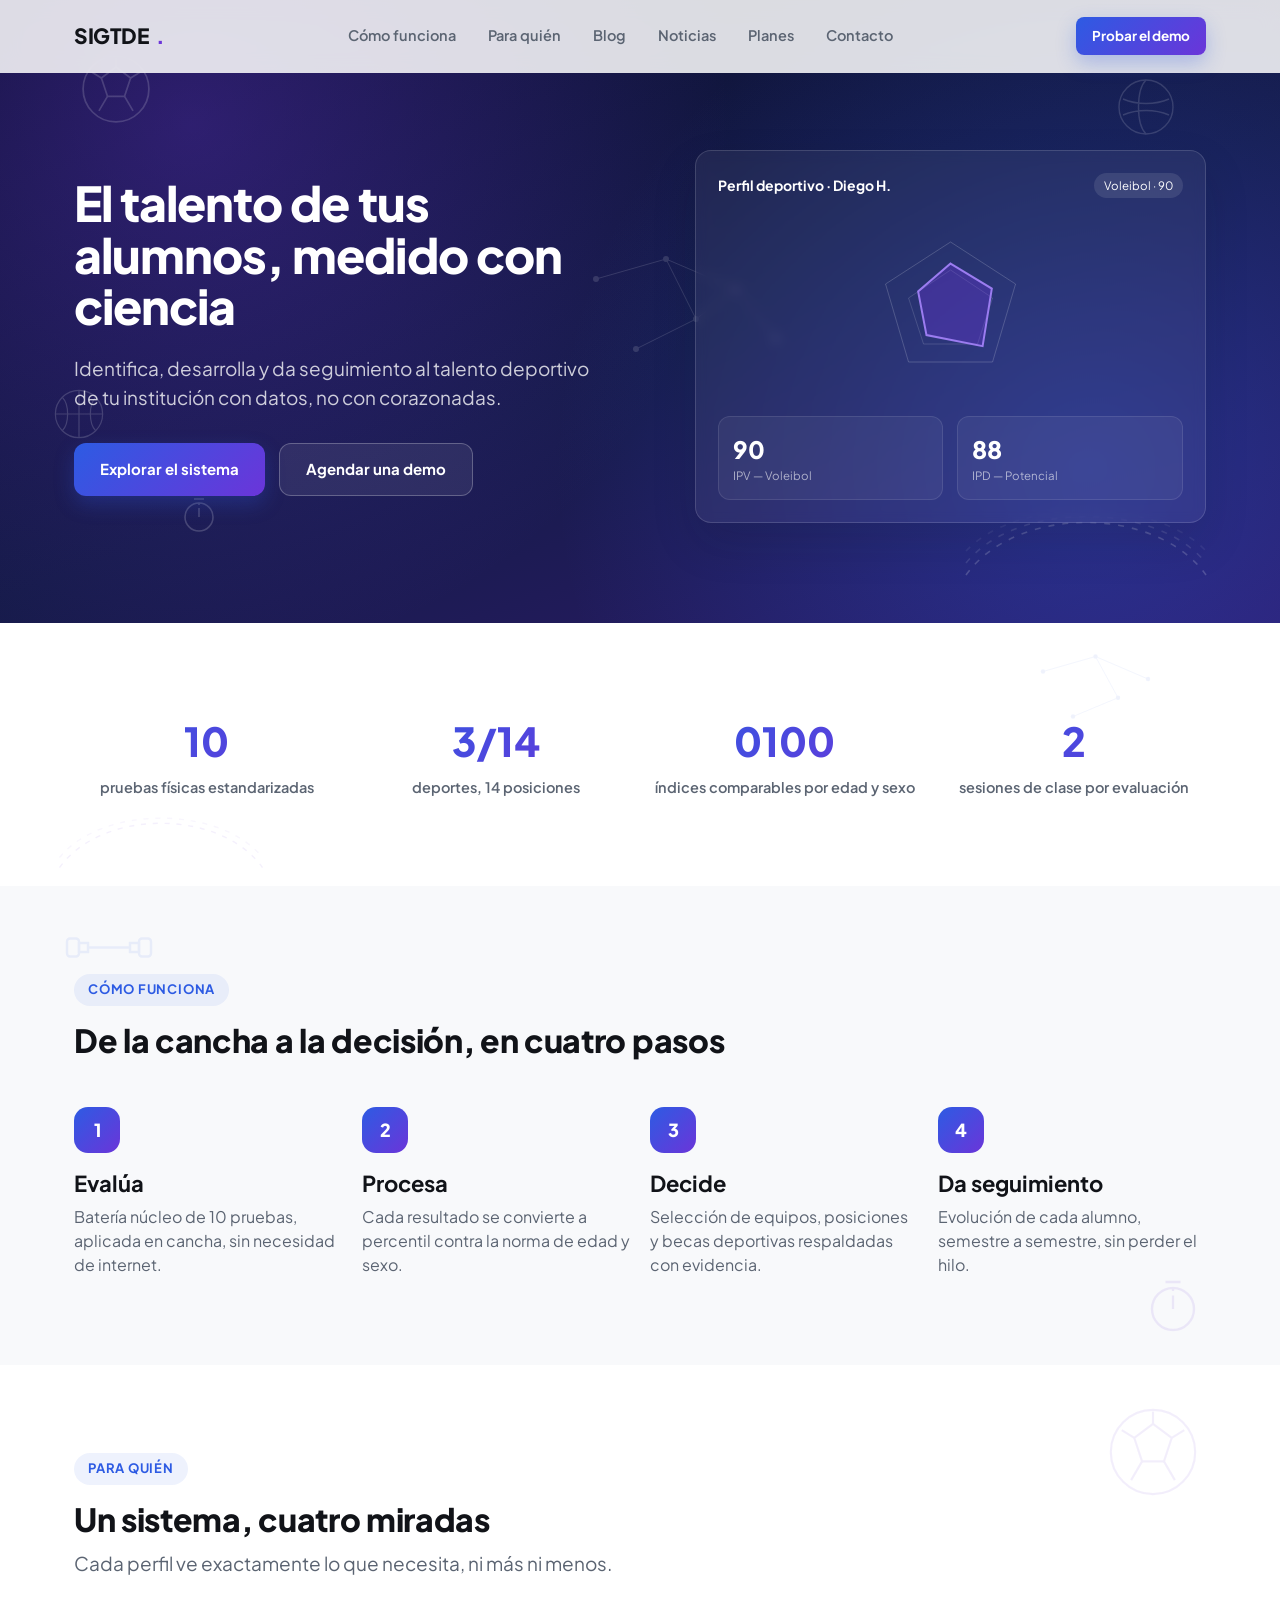
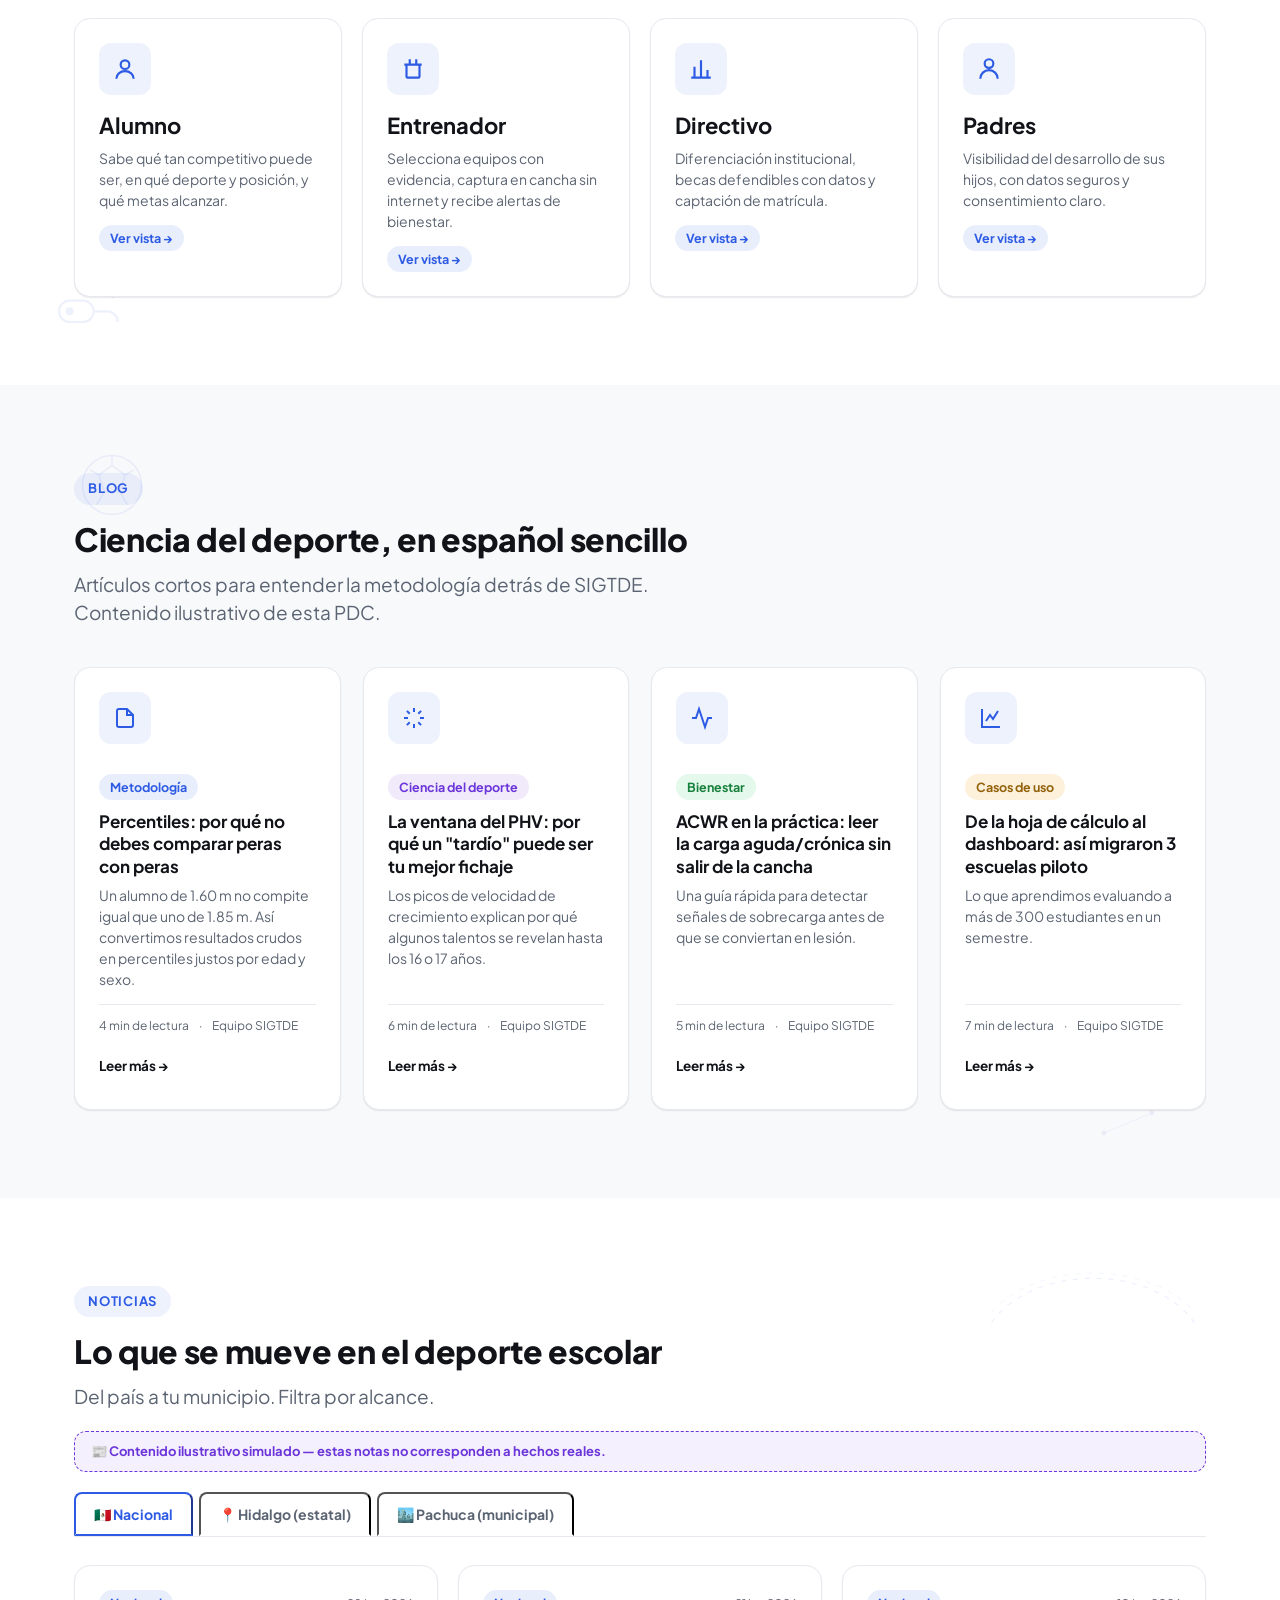
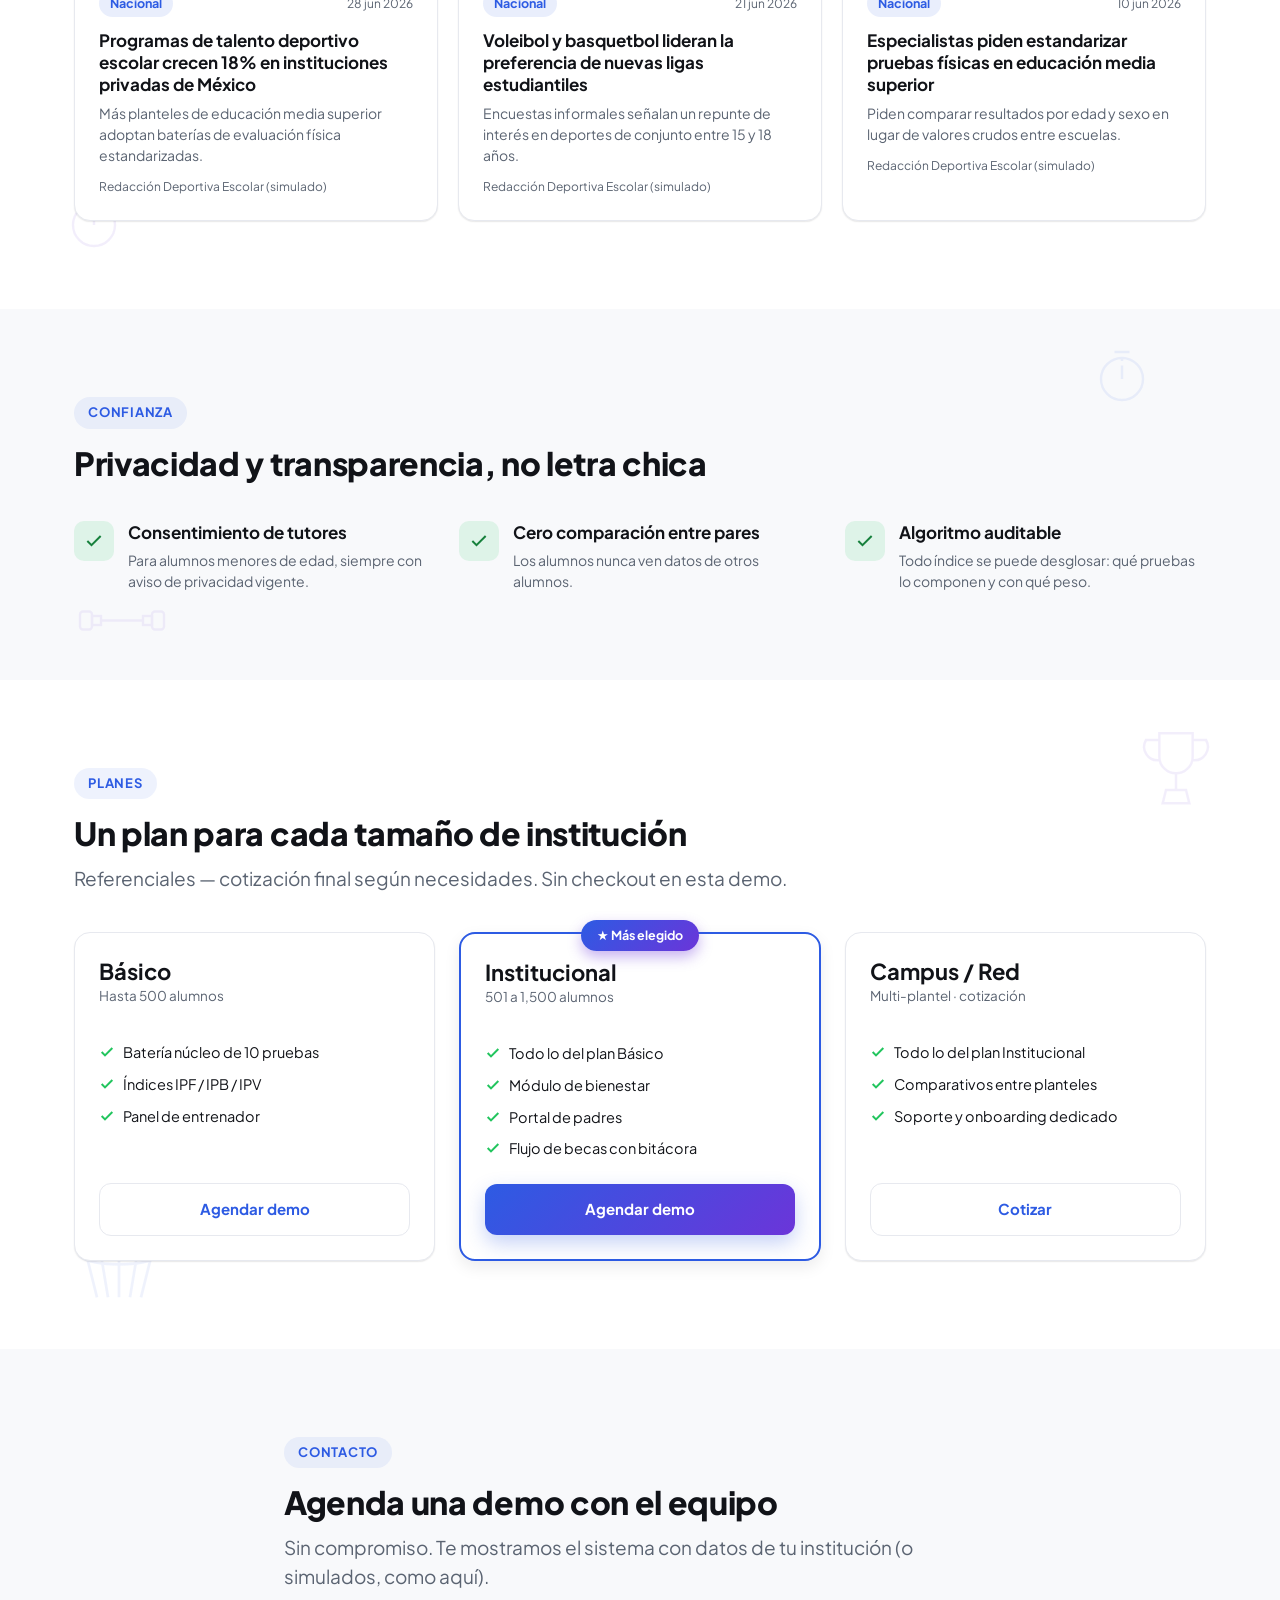
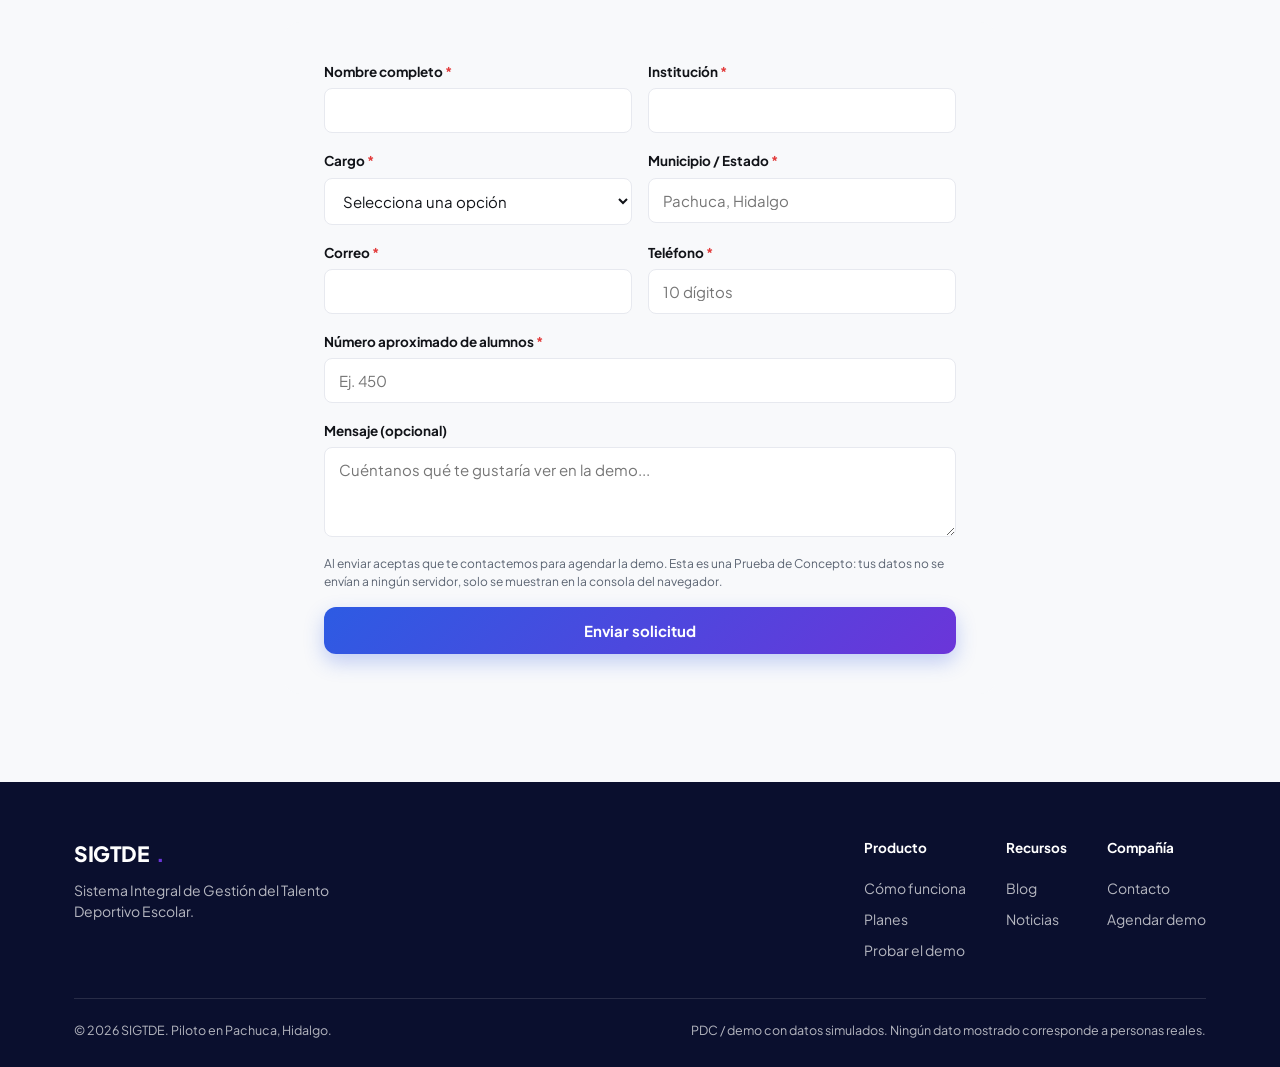
<file: index.html>
<!DOCTYPE html>
<html lang="es">
<head>
<meta charset="UTF-8">
<meta name="viewport" content="width=device-width, initial-scale=1.0">
<title>SIGTDE — El talento de tus alumnos, medido con ciencia</title>
<meta name="description" content="SIGTDE: sistema integral de gestión del talento deportivo escolar. Identifica, desarrolla y da seguimiento al talento en basquetbol, voleibol y futbol.">
<link rel="stylesheet" href="css/styles.css">
</head>
<body>

<!-- ================= NAVBAR ================= -->
<header class="navbar" id="navbar">
  <div class="contenedor navbar-interior">
    <a href="index.html" class="logo">SIGTDE<span class="logo-punto">.</span></a>
    <nav class="navbar-links links-nav" aria-label="Navegación principal">
      <a href="#como-funciona">Cómo funciona</a>
      <a href="#para-quien">Para quién</a>
      <a href="#blog">Blog</a>
      <a href="#noticias">Noticias</a>
      <a href="#planes">Planes</a>
      <a href="#contacto">Contacto</a>
    </nav>
    <a href="demo.html" class="btn btn-primario btn-sm">Probar el demo</a>
    <button class="navbar-toggle" id="navToggle" aria-label="Abrir menú" aria-expanded="false" aria-controls="navMovil">
      <svg width="24" height="24" viewBox="0 0 24 24" fill="none" stroke="currentColor" stroke-width="2.2"><path d="M4 7h16M4 12h16M4 17h16"/></svg>
    </button>
  </div>
  <nav id="navMovil" class="navbar-movil" aria-label="Navegación móvil">
    <a href="#como-funciona">Cómo funciona</a>
    <a href="#para-quien">Para quién</a>
    <a href="#blog">Blog</a>
    <a href="#noticias">Noticias</a>
    <a href="#planes">Planes</a>
    <a href="#contacto">Contacto</a>
    <a href="demo.html" class="btn btn-primario btn-sm btn-block" style="margin-top:8px;">Probar el demo</a>
  </nav>
</header>

<main>
  <!-- ================= HERO ================= -->
  <section class="hero">
    <div class="hero-fx" aria-hidden="true">
      <!-- Balón de futbol -->
      <svg class="fx-pelota-futbol" viewBox="0 0 64 64" fill="none" stroke="#fff" stroke-width="1.4">
        <circle cx="32" cy="32" r="27"/>
        <path d="M32 14 L44 23 L39 38 L25 38 L20 23 Z" stroke-linejoin="round"/>
        <path d="M32 14 V6 M44 23 L52 18 M39 38 L46 50 M25 38 L18 50 M20 23 L12 18"/>
      </svg>
      <!-- Basquetbol -->
      <svg class="fx-basquetbol" viewBox="0 0 64 64" fill="none" stroke="#fff" stroke-width="1.4">
        <circle cx="32" cy="32" r="27"/>
        <path d="M5 32h54M32 5v54"/>
        <path d="M13 13c8 8 8 30 0 38M51 13c-8 8-8 30 0 38"/>
      </svg>
      <!-- Voleibol -->
      <svg class="fx-voleibol" viewBox="0 0 64 64" fill="none" stroke="#fff" stroke-width="1.4">
        <circle cx="32" cy="32" r="27"/>
        <path d="M9 24c14 6 32 6 46 0M9 40c14-6 32-6 46 0M32 5c-10 10-10 44 0 54"/>
      </svg>
      <!-- Pista de atletismo -->
      <svg class="fx-pista" viewBox="0 0 260 90" fill="none" stroke="#fff" stroke-width="1.6">
        <path d="M10 80 C 60 10, 200 10, 250 80" stroke-dasharray="6 8"/>
        <path d="M10 68 C 60 6, 200 6, 250 68" stroke-dasharray="6 8" opacity=".6"/>
        <path d="M10 56 C 60 2, 200 2, 250 56" stroke-dasharray="6 8" opacity=".35"/>
      </svg>
      <!-- Cronómetro -->
      <svg class="fx-cronometro" viewBox="0 0 40 40" fill="none" stroke="#fff" stroke-width="1.6">
        <circle cx="20" cy="22" r="14"/>
        <path d="M20 22 V13 M15 4h10 M20 8v2"/>
      </svg>
      <!-- Red de puntos (estadística) -->
      <svg class="fx-puntos" viewBox="0 0 220 120" fill="none" stroke="#fff" stroke-width="1">
        <circle cx="20" cy="30" r="3" fill="#fff" stroke="none"/>
        <circle cx="90" cy="10" r="3" fill="#fff" stroke="none"/>
        <circle cx="160" cy="40" r="3" fill="#fff" stroke="none"/>
        <circle cx="200" cy="90" r="3" fill="#fff" stroke="none"/>
        <circle cx="60" cy="100" r="3" fill="#fff" stroke="none"/>
        <circle cx="120" cy="70" r="3" fill="#fff" stroke="none"/>
        <path d="M20 30 L90 10 L160 40 L200 90 M90 10 L120 70 L60 100 M160 40 L120 70"/>
      </svg>
    </div>
    <div class="contenedor hero-grid">
      <div>
        <h1>El talento de tus alumnos, medido con ciencia</h1>
        <p class="hero-sub">Identifica, desarrolla y da seguimiento al talento deportivo de tu institución con datos, no con corazonadas.</p>
        <div class="hero-ctas">
          <a href="demo.html" class="btn btn-primario">Explorar el sistema</a>
          <a href="#agenda-demo" class="btn btn-secundario">Agendar una demo</a>
        </div>
      </div>

      <div class="mock-dashboard" aria-hidden="true">
        <div class="mock-dashboard-top">
          <strong style="color:#fff;font-size:14px;">Perfil deportivo · Diego H.</strong>
          <span class="mock-chip">Voleibol · 90</span>
        </div>
        <svg viewBox="0 0 220 190" width="100%" height="190" role="presentation">
          <polygon points="110,30 175,72 152,150 68,150 45,72" fill="none" stroke="rgba(255,255,255,.18)" stroke-width="1"/>
          <polygon points="110,58 152,86 137,132 83,132 68,86" fill="none" stroke="rgba(255,255,255,.14)" stroke-width="1"/>
          <polygon id="mockRadarPoly" points="110,95 110,95 110,95 110,95 110,95" fill="#6B35D9" fill-opacity=".35" stroke="#9B7CF0" stroke-width="2"/>
        </svg>
        <div class="mock-grid">
          <div class="mock-card"><div class="valor" id="mockValor1">0</div><div class="etiqueta">IPV — Voleibol</div></div>
          <div class="mock-card"><div class="valor" id="mockValor2">0</div><div class="etiqueta">IPD — Potencial</div></div>
        </div>
      </div>
    </div>
  </section>

  <!-- ================= CIFRAS ANIMADAS ================= -->
  <section class="seccion">
    <div class="seccion-fx" aria-hidden="true">
      <svg class="fx-flotar" style="top:10%;right:8%;width:150px;color:var(--primario);opacity:.07;" viewBox="0 0 200 110" fill="none" stroke="currentColor" stroke-width="1"><circle cx="20" cy="30" r="3" fill="currentColor" stroke="none"/><circle cx="90" cy="10" r="3" fill="currentColor" stroke="none"/><circle cx="160" cy="40" r="3" fill="currentColor" stroke="none"/><circle cx="60" cy="90" r="3" fill="currentColor" stroke="none"/><circle cx="120" cy="65" r="3" fill="currentColor" stroke="none"/><path d="M20 30 L90 10 L160 40 M90 10 L120 65 L60 90"/></svg>
      <svg class="fx-deriva" style="bottom:4%;left:4%;width:220px;color:var(--acento);opacity:.07;" viewBox="0 0 260 90" fill="none" stroke="currentColor" stroke-width="1.6"><path d="M10 80 C 60 10, 200 10, 250 80" stroke-dasharray="6 8"/><path d="M10 68 C 60 6, 200 6, 250 68" stroke-dasharray="6 8" opacity=".6"/></svg>
    </div>
    <div class="contenedor">
      <div class="cifras">
        <div data-aparecer>
          <div class="cifra-numero" data-cifra="10">0</div>
          <div class="cifra-etiqueta">pruebas físicas estandarizadas</div>
        </div>
        <div data-aparecer>
          <div class="cifra-numero"><span data-cifra="3">0</span>/<span data-cifra="14">0</span></div>
          <div class="cifra-etiqueta">deportes, 14 posiciones</div>
        </div>
        <div data-aparecer>
          <div class="cifra-numero">0<span data-cifra="100">0</span></div>
          <div class="cifra-etiqueta">índices comparables por edad y sexo</div>
        </div>
        <div data-aparecer>
          <div class="cifra-numero" data-cifra="2">0</div>
          <div class="cifra-etiqueta">sesiones de clase por evaluación</div>
        </div>
      </div>
    </div>
  </section>

  <!-- ================= CÓMO FUNCIONA ================= -->
  <section class="seccion seccion-alt" id="como-funciona">
    <div class="seccion-fx" aria-hidden="true">
      <svg class="fx-flotar-girar" style="top:8%;left:5%;width:90px;color:var(--primario);opacity:.08;" viewBox="0 0 60 30" fill="none" stroke="currentColor" stroke-width="1.6"><rect x="2" y="9" width="8" height="12" rx="2"/><rect x="50" y="9" width="8" height="12" rx="2"/><rect x="10" y="12" width="6" height="6"/><rect x="44" y="12" width="6" height="6"/><path d="M16 15h28"/></svg>
      <svg class="fx-pulso" style="bottom:6%;right:6%;width:60px;color:var(--acento);opacity:.09;" viewBox="0 0 40 40" fill="none" stroke="currentColor" stroke-width="1.6"><circle cx="20" cy="22" r="14"/><path d="M20 22 V13 M15 4h10 M20 8v2"/></svg>
    </div>
    <div class="contenedor">
      <span class="etiqueta-seccion">Cómo funciona</span>
      <h2>De la cancha a la decisión, en cuatro pasos</h2>
      <div class="pasos" style="margin-top:40px;">
        <div class="paso" data-aparecer>
          <div class="paso-num">1</div>
          <h3>Evalúa</h3>
          <p class="texto-muted" style="margin-top:8px;">Batería núcleo de 10 pruebas, aplicada en cancha, sin necesidad de internet.</p>
        </div>
        <div class="paso" data-aparecer>
          <div class="paso-num">2</div>
          <h3>Procesa</h3>
          <p class="texto-muted" style="margin-top:8px;">Cada resultado se convierte a percentil contra la norma de edad y sexo.</p>
        </div>
        <div class="paso" data-aparecer>
          <div class="paso-num">3</div>
          <h3>Decide</h3>
          <p class="texto-muted" style="margin-top:8px;">Selección de equipos, posiciones y becas deportivas respaldadas con evidencia.</p>
        </div>
        <div class="paso" data-aparecer>
          <div class="paso-num">4</div>
          <h3>Da seguimiento</h3>
          <p class="texto-muted" style="margin-top:8px;">Evolución de cada alumno, semestre a semestre, sin perder el hilo.</p>
        </div>
      </div>
    </div>
  </section>

  <!-- ================= CUATRO MIRADAS ================= -->
  <section class="seccion" id="para-quien">
    <div class="seccion-fx" aria-hidden="true">
      <svg class="fx-flotar-girar" style="top:6%;right:6%;width:100px;color:var(--acento);opacity:.08;" viewBox="0 0 64 64" fill="none" stroke="currentColor" stroke-width="1.4"><circle cx="32" cy="32" r="27"/><path d="M32 14 L44 23 L39 38 L25 38 L20 23 Z" stroke-linejoin="round"/><path d="M32 14 V6 M44 23 L52 18 M39 38 L46 50 M25 38 L18 50 M20 23 L12 18"/></svg>
      <svg class="fx-flotar" style="bottom:8%;left:4%;width:80px;color:var(--primario);opacity:.08;" viewBox="0 0 60 40" fill="none" stroke="currentColor" stroke-width="1.6"><rect x="6" y="14" width="26" height="16" rx="8"/><circle cx="14" cy="22" r="3" fill="currentColor" stroke="none"/><path d="M32 22h10a8 8 0 0 1 8 8v0"/><path d="M46 12 L52 6"/></svg>
    </div>
    <div class="contenedor">
      <span class="etiqueta-seccion">Para quién</span>
      <h2>Un sistema, cuatro miradas</h2>
      <p class="texto-grande" style="margin-top:12px;max-width:640px;">Cada perfil ve exactamente lo que necesita, ni más ni menos.</p>
      <div class="miradas" style="margin-top:40px;">
        <a href="demo.html?rol=alumno" class="tarjeta tarjeta-hover" data-aparecer>
          <div class="mirada-icono"><svg width="26" height="26" viewBox="0 0 24 24" fill="none" stroke="currentColor" stroke-width="2"><circle cx="12" cy="8" r="4"/><path d="M4 21c0-4 3.5-7 8-7s8 3 8 7"/></svg></div>
          <h3>Alumno</h3>
          <p class="texto-muted texto-sm" style="margin-top:8px;">Sabe qué tan competitivo puede ser, en qué deporte y posición, y qué metas alcanzar.</p>
          <span class="badge badge-azul" style="margin-top:14px;">Ver vista →</span>
        </a>
        <a href="demo.html?rol=entrenador" class="tarjeta tarjeta-hover" data-aparecer>
          <div class="mirada-icono"><svg width="26" height="26" viewBox="0 0 24 24" fill="none" stroke="currentColor" stroke-width="2"><path d="M9 3v4M15 3v4M4 8h16M6 8v11a1 1 0 0 0 1 1h10a1 1 0 0 0 1-1V8"/></svg></div>
          <h3>Entrenador</h3>
          <p class="texto-muted texto-sm" style="margin-top:8px;">Selecciona equipos con evidencia, captura en cancha sin internet y recibe alertas de bienestar.</p>
          <span class="badge badge-azul" style="margin-top:14px;">Ver vista →</span>
        </a>
        <a href="demo.html?rol=directivo" class="tarjeta tarjeta-hover" data-aparecer>
          <div class="mirada-icono"><svg width="26" height="26" viewBox="0 0 24 24" fill="none" stroke="currentColor" stroke-width="2"><path d="M3 20h18M6 20V10M12 20V4M18 20v-7"/></svg></div>
          <h3>Directivo</h3>
          <p class="texto-muted texto-sm" style="margin-top:8px;">Diferenciación institucional, becas defendibles con datos y captación de matrícula.</p>
          <span class="badge badge-azul" style="margin-top:14px;">Ver vista →</span>
        </a>
        <a href="demo.html?rol=padres" class="tarjeta tarjeta-hover" data-aparecer>
          <div class="mirada-icono"><svg width="26" height="26" viewBox="0 0 24 24" fill="none" stroke="currentColor" stroke-width="2"><path d="M20 21a8 8 0 0 0-16 0M12 11a4 4 0 1 0 0-8 4 4 0 0 0 0 8Z"/></svg></div>
          <h3>Padres</h3>
          <p class="texto-muted texto-sm" style="margin-top:8px;">Visibilidad del desarrollo de sus hijos, con datos seguros y consentimiento claro.</p>
          <span class="badge badge-azul" style="margin-top:14px;">Ver vista →</span>
        </a>
      </div>
    </div>
  </section>

  <!-- ================= BLOG ================= -->
  <section class="seccion seccion-alt" id="blog">
    <div class="seccion-fx" aria-hidden="true">
      <svg class="fx-flotar-girar" style="top:8%;left:6%;width:70px;color:var(--primario);opacity:.08;" viewBox="0 0 64 64" fill="none" stroke="currentColor" stroke-width="1.4"><circle cx="32" cy="32" r="27"/><path d="M32 14 L44 23 L39 38 L25 38 L20 23 Z" stroke-linejoin="round"/><path d="M32 14 V6 M44 23 L52 18 M39 38 L46 50 M25 38 L18 50 M20 23 L12 18"/></svg>
      <svg class="fx-deriva" style="bottom:6%;right:5%;width:160px;color:var(--acento);opacity:.07;" viewBox="0 0 200 110" fill="none" stroke="currentColor" stroke-width="1"><circle cx="20" cy="30" r="3" fill="currentColor" stroke="none"/><circle cx="90" cy="10" r="3" fill="currentColor" stroke="none"/><circle cx="160" cy="40" r="3" fill="currentColor" stroke="none"/><circle cx="60" cy="90" r="3" fill="currentColor" stroke="none"/><circle cx="120" cy="65" r="3" fill="currentColor" stroke="none"/><path d="M20 30 L90 10 L160 40 M90 10 L120 65 L60 90"/></svg>
    </div>
    <div class="contenedor">
      <span class="etiqueta-seccion">Blog</span>
      <h2>Ciencia del deporte, en español sencillo</h2>
      <p class="texto-grande" style="margin-top:12px;max-width:640px;">Artículos cortos para entender la metodología detrás de SIGTDE. Contenido ilustrativo de esta PDC.</p>

      <div class="blog-grid" style="margin-top:40px;">
        <article class="tarjeta tarjeta-hover blog-card" data-aparecer>
          <div class="mirada-icono"><svg width="24" height="24" viewBox="0 0 24 24" fill="none" stroke="currentColor" stroke-width="2"><path d="M4 19V5a2 2 0 0 1 2-2h8l6 6v10a2 2 0 0 1-2 2H6a2 2 0 0 1-2-2Z"/><path d="M14 3v6h6"/></svg></div>
          <span class="badge badge-azul" style="margin-top:14px;align-self:flex-start;">Metodología</span>
          <h3 style="font-size:17px;margin-top:10px;">Percentiles: por qué no debes comparar peras con peras</h3>
          <p class="texto-muted texto-sm" style="margin-top:8px;">Un alumno de 1.60 m no compite igual que uno de 1.85 m. Así convertimos resultados crudos en percentiles justos por edad y sexo.</p>
          <div class="blog-meta"><span>4 min de lectura</span><span>·</span><span>Equipo SIGTDE</span></div>
          <a href="blog-post.html?post=percentiles" class="btn btn-fantasma btn-sm" style="margin-top:12px;align-self:flex-start;padding-left:0;">Leer más →</a>
        </article>
        <article class="tarjeta tarjeta-hover blog-card" data-aparecer>
          <div class="mirada-icono"><svg width="24" height="24" viewBox="0 0 24 24" fill="none" stroke="currentColor" stroke-width="2"><path d="M12 2v4M12 18v4M4.9 4.9l2.8 2.8M16.3 16.3l2.8 2.8M2 12h4M18 12h4M4.9 19.1l2.8-2.8M16.3 7.7l2.8-2.8"/></svg></div>
          <span class="badge badge-violeta" style="margin-top:14px;align-self:flex-start;">Ciencia del deporte</span>
          <h3 style="font-size:17px;margin-top:10px;">La ventana del PHV: por qué un "tardío" puede ser tu mejor fichaje</h3>
          <p class="texto-muted texto-sm" style="margin-top:8px;">Los picos de velocidad de crecimiento explican por qué algunos talentos se revelan hasta los 16 o 17 años.</p>
          <div class="blog-meta"><span>6 min de lectura</span><span>·</span><span>Equipo SIGTDE</span></div>
          <a href="blog-post.html?post=phv" class="btn btn-fantasma btn-sm" style="margin-top:12px;align-self:flex-start;padding-left:0;">Leer más →</a>
        </article>
        <article class="tarjeta tarjeta-hover blog-card" data-aparecer>
          <div class="mirada-icono"><svg width="24" height="24" viewBox="0 0 24 24" fill="none" stroke="currentColor" stroke-width="2"><path d="M22 12h-4l-3 9L9 3l-3 9H2"/></svg></div>
          <span class="badge badge-exito" style="margin-top:14px;align-self:flex-start;">Bienestar</span>
          <h3 style="font-size:17px;margin-top:10px;">ACWR en la práctica: leer la carga aguda/crónica sin salir de la cancha</h3>
          <p class="texto-muted texto-sm" style="margin-top:8px;">Una guía rápida para detectar señales de sobrecarga antes de que se conviertan en lesión.</p>
          <div class="blog-meta"><span>5 min de lectura</span><span>·</span><span>Equipo SIGTDE</span></div>
          <a href="blog-post.html?post=acwr" class="btn btn-fantasma btn-sm" style="margin-top:12px;align-self:flex-start;padding-left:0;">Leer más →</a>
        </article>
        <article class="tarjeta tarjeta-hover blog-card" data-aparecer>
          <div class="mirada-icono"><svg width="24" height="24" viewBox="0 0 24 24" fill="none" stroke="currentColor" stroke-width="2"><path d="M3 3v18h18"/><path d="M7 15l4-6 3 4 5-8"/></svg></div>
          <span class="badge badge-alerta" style="margin-top:14px;align-self:flex-start;">Casos de uso</span>
          <h3 style="font-size:17px;margin-top:10px;">De la hoja de cálculo al dashboard: así migraron 3 escuelas piloto</h3>
          <p class="texto-muted texto-sm" style="margin-top:8px;">Lo que aprendimos evaluando a más de 300 estudiantes en un semestre.</p>
          <div class="blog-meta"><span>7 min de lectura</span><span>·</span><span>Equipo SIGTDE</span></div>
          <a href="blog-post.html?post=migracion" class="btn btn-fantasma btn-sm" style="margin-top:12px;align-self:flex-start;padding-left:0;">Leer más →</a>
        </article>
      </div>
    </div>
  </section>

  <!-- ================= NOTICIAS ================= -->
  <section class="seccion" id="noticias">
    <div class="seccion-fx" aria-hidden="true">
      <svg class="fx-deriva" style="top:8%;right:6%;width:220px;color:var(--primario);opacity:.07;" viewBox="0 0 260 90" fill="none" stroke="currentColor" stroke-width="1.6"><path d="M10 80 C 60 10, 200 10, 250 80" stroke-dasharray="6 8"/><path d="M10 68 C 60 6, 200 6, 250 68" stroke-dasharray="6 8" opacity=".6"/></svg>
      <svg class="fx-pulso" style="bottom:8%;left:5%;width:60px;color:var(--acento);opacity:.08;" viewBox="0 0 40 40" fill="none" stroke="currentColor" stroke-width="1.6"><circle cx="20" cy="22" r="14"/><path d="M20 22 V13 M15 4h10 M20 8v2"/></svg>
    </div>
    <div class="contenedor">
      <span class="etiqueta-seccion">Noticias</span>
      <h2>Lo que se mueve en el deporte escolar</h2>
      <p class="texto-grande" style="margin-top:12px;max-width:640px;">Del país a tu municipio. Filtra por alcance.</p>
      <div class="aviso-simulado" style="margin-top:20px;">📰 Contenido ilustrativo simulado — estas notas no corresponden a hechos reales.</div>

      <div class="tabs" id="tabsNoticias" style="margin-top:12px;">
        <button type="button" class="tab activo" data-ambito="nacional">🇲🇽 Nacional</button>
        <button type="button" class="tab" data-ambito="estatal">📍 Hidalgo (estatal)</button>
        <button type="button" class="tab" data-ambito="municipal">🏙️ Pachuca (municipal)</button>
      </div>
      <div id="listaNoticias" class="noticias-lista" style="margin-top:28px;"></div>
    </div>
  </section>

  <!-- ================= CONFIANZA / PRIVACIDAD ================= -->
  <section class="seccion seccion-alt">
    <div class="seccion-fx" aria-hidden="true">
      <svg class="fx-pulso" style="top:10%;right:10%;width:60px;color:var(--primario);opacity:.08;" viewBox="0 0 40 40" fill="none" stroke="currentColor" stroke-width="1.6"><circle cx="20" cy="22" r="14"/><path d="M20 22 V13 M15 4h10 M20 8v2"/></svg>
      <svg class="fx-flotar" style="bottom:10%;left:6%;width:90px;color:var(--acento);opacity:.07;" viewBox="0 0 60 30" fill="none" stroke="currentColor" stroke-width="1.6"><rect x="2" y="9" width="8" height="12" rx="2"/><rect x="50" y="9" width="8" height="12" rx="2"/><rect x="10" y="12" width="6" height="6"/><rect x="44" y="12" width="6" height="6"/><path d="M16 15h28"/></svg>
    </div>
    <div class="contenedor">
      <span class="etiqueta-seccion">Confianza</span>
      <h2>Privacidad y transparencia, no letra chica</h2>
      <div class="confianza" style="margin-top:40px;">
        <div class="confianza-item" data-aparecer>
          <div class="confianza-icono"><svg width="20" height="20" viewBox="0 0 24 24" fill="none" stroke="currentColor" stroke-width="2.4"><path d="M20 6 9 17l-5-5"/></svg></div>
          <div><h3 style="font-size:17px;">Consentimiento de tutores</h3><p class="texto-muted texto-sm" style="margin-top:6px;">Para alumnos menores de edad, siempre con aviso de privacidad vigente.</p></div>
        </div>
        <div class="confianza-item" data-aparecer>
          <div class="confianza-icono"><svg width="20" height="20" viewBox="0 0 24 24" fill="none" stroke="currentColor" stroke-width="2.4"><path d="M20 6 9 17l-5-5"/></svg></div>
          <div><h3 style="font-size:17px;">Cero comparación entre pares</h3><p class="texto-muted texto-sm" style="margin-top:6px;">Los alumnos nunca ven datos de otros alumnos.</p></div>
        </div>
        <div class="confianza-item" data-aparecer>
          <div class="confianza-icono"><svg width="20" height="20" viewBox="0 0 24 24" fill="none" stroke="currentColor" stroke-width="2.4"><path d="M20 6 9 17l-5-5"/></svg></div>
          <div><h3 style="font-size:17px;">Algoritmo auditable</h3><p class="texto-muted texto-sm" style="margin-top:6px;">Todo índice se puede desglosar: qué pruebas lo componen y con qué peso.</p></div>
        </div>
      </div>
    </div>
  </section>

  <!-- ================= PLANES ================= -->
  <section class="seccion" id="planes">
    <div class="seccion-fx" aria-hidden="true">
      <svg class="fx-flotar" style="top:6%;right:5%;width:80px;color:var(--acento);opacity:.08;" viewBox="0 0 48 60" fill="none" stroke="currentColor" stroke-width="1.5"><path d="M14 8h20v14a10 10 0 0 1-20 0V8Z"/><path d="M14 12H6a8 8 0 0 0 8 12M34 12h8a8 8 0 0 1-8 12"/><path d="M24 32v10M16 50h16M18 42h12l2 8H16l2-8Z"/></svg>
      <svg class="fx-deriva" style="bottom:6%;left:5%;width:110px;color:var(--primario);opacity:.07;" viewBox="0 0 60 40" fill="none" stroke="currentColor" stroke-width="1.5"><ellipse cx="30" cy="10" rx="22" ry="6"/><path d="M12 10 L18 34 M48 10 L42 34 M20 10 L24 34 M40 10 L36 34 M30 10 L30 34"/></svg>
    </div>
    <div class="contenedor">
      <span class="etiqueta-seccion">Planes</span>
      <h2>Un plan para cada tamaño de institución</h2>
      <p class="texto-grande" style="margin-top:12px;">Referenciales — cotización final según necesidades. Sin checkout en esta demo.</p>
      <div class="planes" style="margin-top:40px;">
        <div class="tarjeta plan-tarjeta" data-aparecer>
          <h3>Básico</h3>
          <p class="plan-precio-nota">Hasta 500 alumnos</p>
          <ul class="plan-lista">
            <li><svg width="16" height="16" viewBox="0 0 24 24" fill="none" stroke="currentColor" stroke-width="3"><path d="M20 6 9 17l-5-5"/></svg> Batería núcleo de 10 pruebas</li>
            <li><svg width="16" height="16" viewBox="0 0 24 24" fill="none" stroke="currentColor" stroke-width="3"><path d="M20 6 9 17l-5-5"/></svg> Índices IPF / IPB / IPV</li>
            <li><svg width="16" height="16" viewBox="0 0 24 24" fill="none" stroke="currentColor" stroke-width="3"><path d="M20 6 9 17l-5-5"/></svg> Panel de entrenador</li>
          </ul>
          <a href="#agenda-demo" class="btn btn-secundario btn-block">Agendar demo</a>
        </div>
        <div class="tarjeta plan-tarjeta destacado" data-aparecer>
          <span class="badge badge-flotante">★ Más elegido</span>
          <h3>Institucional</h3>
          <p class="plan-precio-nota">501 a 1,500 alumnos</p>
          <ul class="plan-lista">
            <li><svg width="16" height="16" viewBox="0 0 24 24" fill="none" stroke="currentColor" stroke-width="3"><path d="M20 6 9 17l-5-5"/></svg> Todo lo del plan Básico</li>
            <li><svg width="16" height="16" viewBox="0 0 24 24" fill="none" stroke="currentColor" stroke-width="3"><path d="M20 6 9 17l-5-5"/></svg> Módulo de bienestar</li>
            <li><svg width="16" height="16" viewBox="0 0 24 24" fill="none" stroke="currentColor" stroke-width="3"><path d="M20 6 9 17l-5-5"/></svg> Portal de padres</li>
            <li><svg width="16" height="16" viewBox="0 0 24 24" fill="none" stroke="currentColor" stroke-width="3"><path d="M20 6 9 17l-5-5"/></svg> Flujo de becas con bitácora</li>
          </ul>
          <a href="#agenda-demo" class="btn btn-primario btn-block">Agendar demo</a>
        </div>
        <div class="tarjeta plan-tarjeta" data-aparecer>
          <h3>Campus / Red</h3>
          <p class="plan-precio-nota">Multi-plantel · cotización</p>
          <ul class="plan-lista">
            <li><svg width="16" height="16" viewBox="0 0 24 24" fill="none" stroke="currentColor" stroke-width="3"><path d="M20 6 9 17l-5-5"/></svg> Todo lo del plan Institucional</li>
            <li><svg width="16" height="16" viewBox="0 0 24 24" fill="none" stroke="currentColor" stroke-width="3"><path d="M20 6 9 17l-5-5"/></svg> Comparativos entre planteles</li>
            <li><svg width="16" height="16" viewBox="0 0 24 24" fill="none" stroke="currentColor" stroke-width="3"><path d="M20 6 9 17l-5-5"/></svg> Soporte y onboarding dedicado</li>
          </ul>
          <a href="#agenda-demo" class="btn btn-secundario btn-block">Cotizar</a>
        </div>
      </div>
    </div>
  </section>

  <!-- ================= FORMULARIO ================= -->
  <section class="seccion seccion-alt" id="agenda-demo" style="scroll-margin-top:90px;">
    <div class="contenedor" style="max-width:760px;">
      <span class="etiqueta-seccion">Contacto</span>
      <h2 id="contacto">Agenda una demo con el equipo</h2>
      <p class="texto-grande" style="margin-top:12px;">Sin compromiso. Te mostramos el sistema con datos de tu institución (o simulados, como aquí).</p>

      <div class="form-demo-wrap" style="margin-top:32px;">
        <form id="formDemo" novalidate>
          <div id="formCampos">
            <div class="campo-fila">
              <div class="campo" data-campo="nombre">
                <label for="fNombre">Nombre completo <span class="req">*</span></label>
                <input type="text" id="fNombre" name="nombre" autocomplete="name">
                <span class="error-msg">Escribe tu nombre completo.</span>
              </div>
              <div class="campo" data-campo="institucion">
                <label for="fInstitucion">Institución <span class="req">*</span></label>
                <input type="text" id="fInstitucion" name="institucion" autocomplete="organization">
                <span class="error-msg">Indica el nombre de tu institución.</span>
              </div>
            </div>
            <div class="campo-fila">
              <div class="campo" data-campo="cargo">
                <label for="fCargo">Cargo <span class="req">*</span></label>
                <select id="fCargo" name="cargo">
                  <option value="">Selecciona una opción</option>
                  <option>Director/a</option>
                  <option>Coordinador/a deportivo</option>
                  <option>Docente de EF</option>
                  <option>Otro</option>
                </select>
                <span class="error-msg">Selecciona tu cargo.</span>
              </div>
              <div class="campo" data-campo="ubicacion">
                <label for="fUbicacion">Municipio / Estado <span class="req">*</span></label>
                <input type="text" id="fUbicacion" name="ubicacion" placeholder="Pachuca, Hidalgo">
                <span class="error-msg">Indica municipio y estado.</span>
              </div>
            </div>
            <div class="campo-fila">
              <div class="campo" data-campo="correo">
                <label for="fCorreo">Correo <span class="req">*</span></label>
                <input type="email" id="fCorreo" name="correo" autocomplete="email">
                <span class="error-msg">Escribe un correo válido.</span>
              </div>
              <div class="campo" data-campo="telefono">
                <label for="fTelefono">Teléfono <span class="req">*</span></label>
                <input type="tel" id="fTelefono" name="telefono" placeholder="10 dígitos" autocomplete="tel">
                <span class="error-msg">Escribe un teléfono a 10 dígitos.</span>
              </div>
            </div>
            <div class="campo" data-campo="numAlumnos">
              <label for="fNumAlumnos">Número aproximado de alumnos <span class="req">*</span></label>
              <input type="number" id="fNumAlumnos" name="numAlumnos" min="1" placeholder="Ej. 450">
              <span class="error-msg">Indica un número mayor a 0.</span>
            </div>
            <div class="campo" data-campo="mensaje">
              <label for="fMensaje">Mensaje (opcional)</label>
              <textarea id="fMensaje" name="mensaje" placeholder="Cuéntanos qué te gustaría ver en la demo..."></textarea>
            </div>

            <p class="texto-xs texto-muted">Al enviar aceptas que te contactemos para agendar la demo. Esta es una Prueba de Concepto: tus datos no se envían a ningún servidor, solo se muestran en la consola del navegador.</p>
            <button type="submit" class="btn btn-primario btn-block" style="margin-top:16px;">Enviar solicitud</button>
          </div>

          <div id="formExito" class="form-exito oculto" role="status">
            <div class="icono-exito"><svg width="34" height="34" viewBox="0 0 24 24" fill="none" stroke="currentColor" stroke-width="2.6"><path d="M20 6 9 17l-5-5"/></svg></div>
            <h3>¡Listo! Te contactaremos en menos de 24 h</h3>
            <p class="texto-muted" style="margin-top:8px;">Revisa tu correo — ahí llegará la confirmación de tu demo con el equipo de SIGTDE.</p>
            <button type="button" class="btn btn-secundario" id="btnOtroEnvio" style="margin-top:20px;">Enviar otra solicitud</button>
          </div>
        </form>
      </div>
    </div>
  </section>
</main>

<!-- ================= FOOTER ================= -->
<footer class="footer">
  <div class="contenedor">
    <div class="footer-top">
      <div>
        <a href="index.html" class="logo">SIGTDE<span class="logo-punto">.</span></a>
        <p class="texto-sm" style="margin-top:10px;max-width:280px;">Sistema Integral de Gestión del Talento Deportivo Escolar.</p>
      </div>
      <div class="footer-links">
        <div>
          <h4>Producto</h4>
          <a href="#como-funciona">Cómo funciona</a>
          <a href="#planes">Planes</a>
          <a href="demo.html">Probar el demo</a>
        </div>
        <div>
          <h4>Recursos</h4>
          <a href="#blog">Blog</a>
          <a href="#noticias">Noticias</a>
        </div>
        <div>
          <h4>Compañía</h4>
          <a href="#contacto">Contacto</a>
          <a href="#agenda-demo">Agendar demo</a>
        </div>
      </div>
    </div>
    <div class="footer-bottom">
      <span>© 2026 SIGTDE. Piloto en Pachuca, Hidalgo.</span>
      <span>PDC / demo con datos simulados. Ningún dato mostrado corresponde a personas reales.</span>
    </div>
  </div>
</footer>

<div class="toast-cont" id="toastCont"></div>

<script src="js/landing.js"></script>
</body>
</html>
</file>
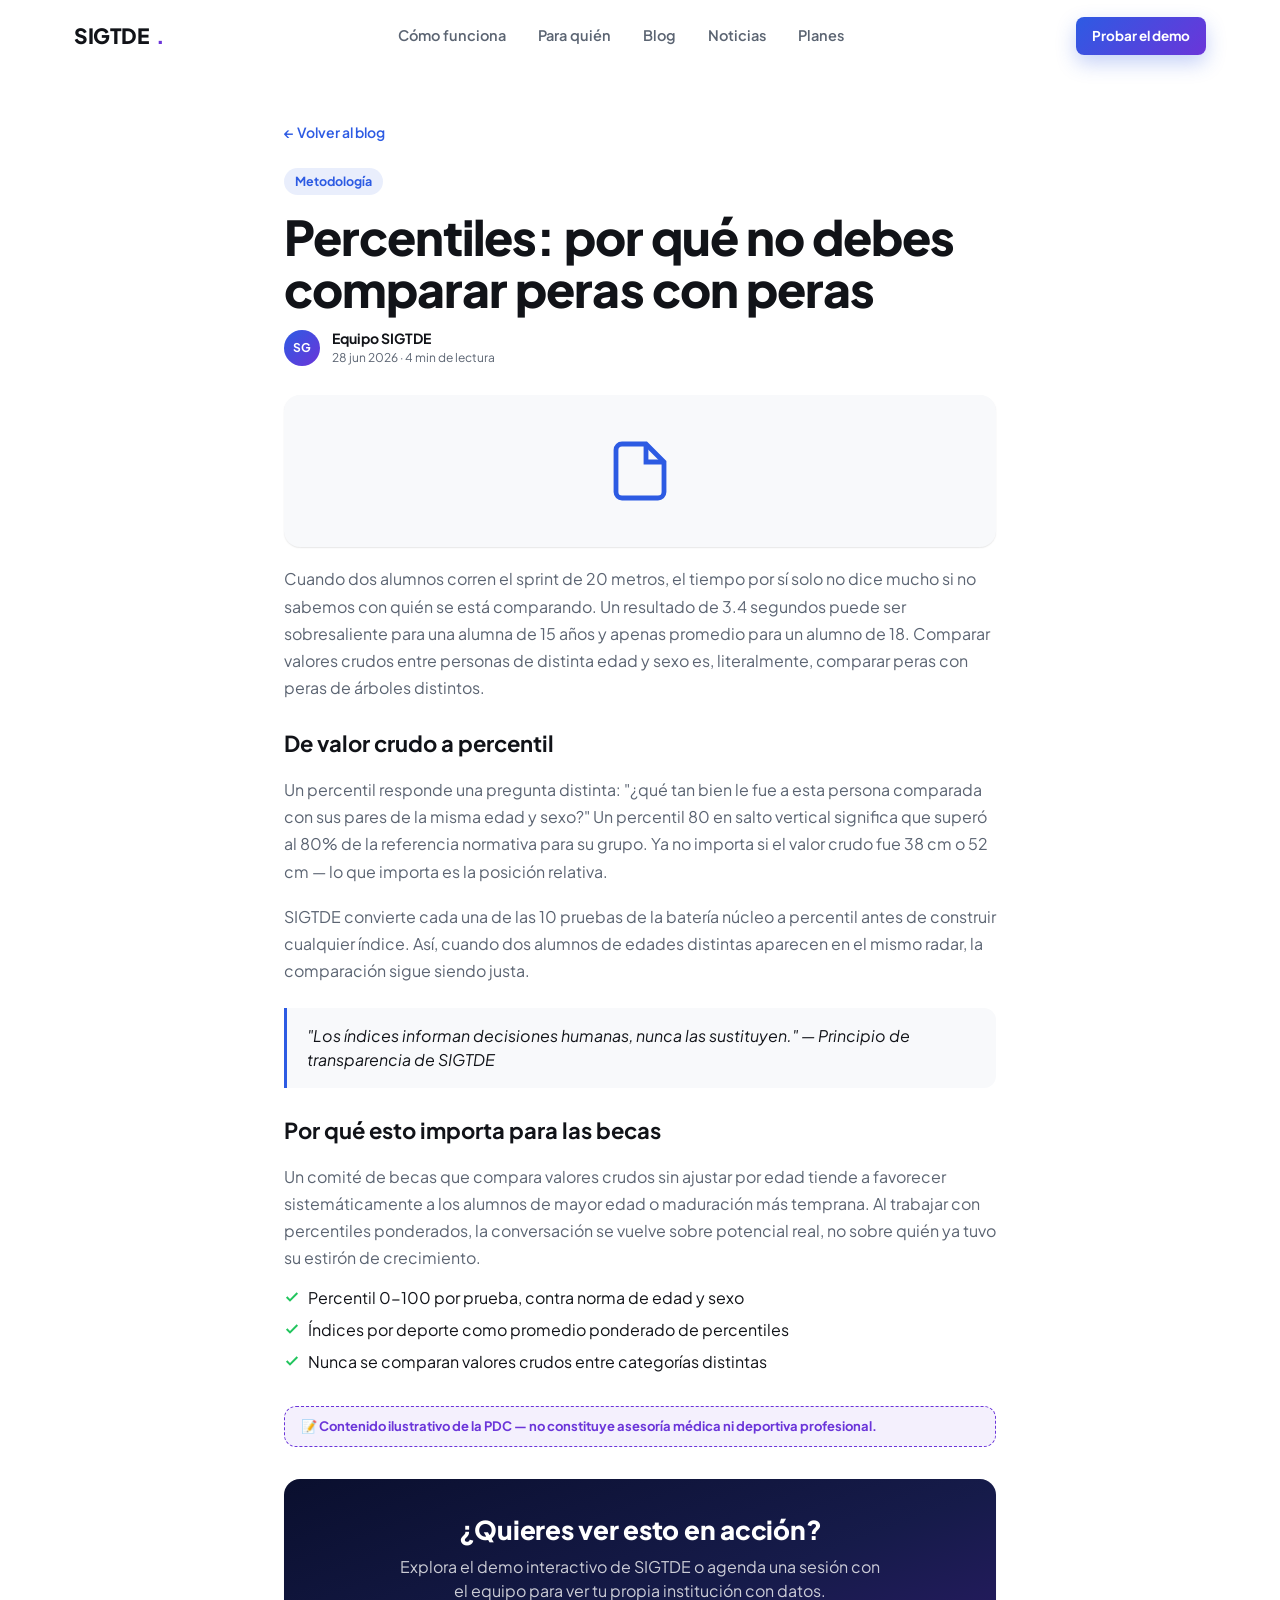
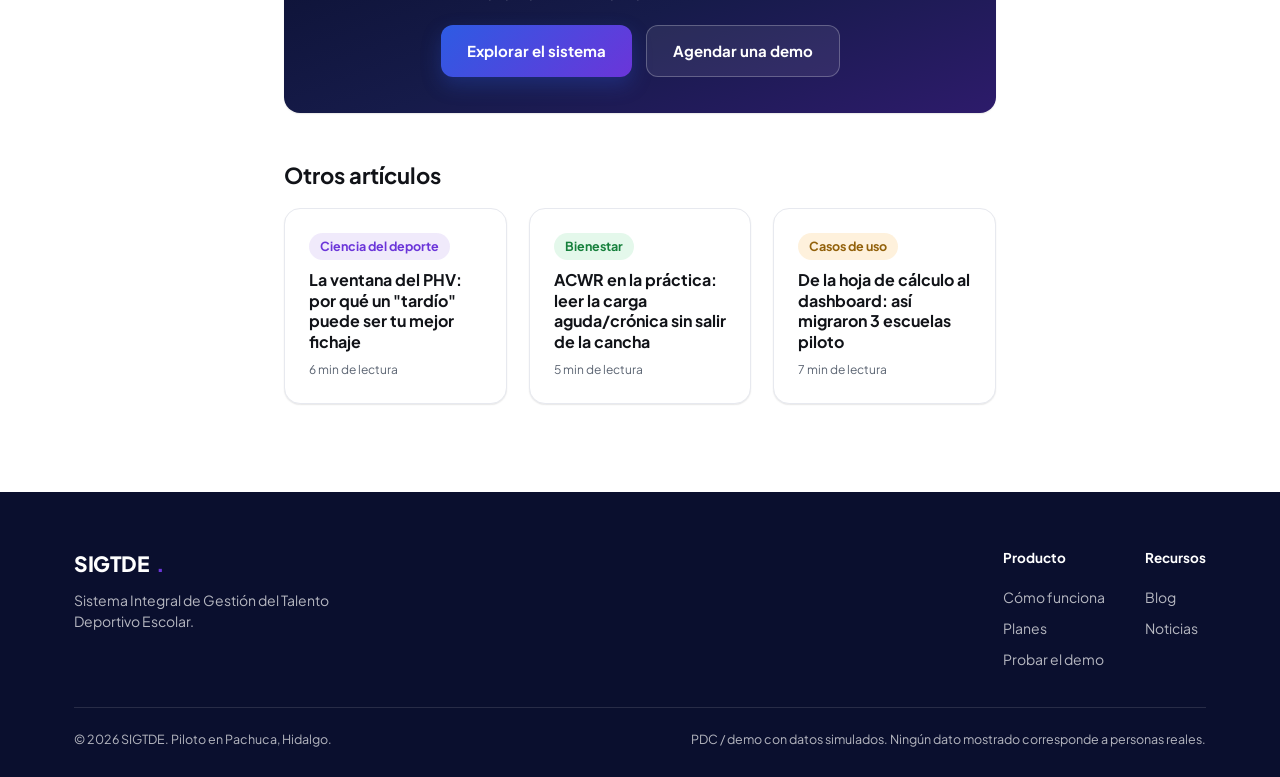
<file: blog-post.html>
<!DOCTYPE html>
<html lang="es">
<head>
<meta charset="UTF-8">
<meta name="viewport" content="width=device-width, initial-scale=1.0">
<title>Blog SIGTDE</title>
<link rel="stylesheet" href="css/styles.css">
</head>
<body>

<!-- ================= NAVBAR (igual que la landing) ================= -->
<header class="navbar con-sombra" id="navbar">
  <div class="contenedor navbar-interior">
    <a href="index.html" class="logo">SIGTDE<span class="logo-punto">.</span></a>
    <nav class="navbar-links links-nav" aria-label="Navegación principal">
      <a href="index.html#como-funciona">Cómo funciona</a>
      <a href="index.html#para-quien">Para quién</a>
      <a href="index.html#blog">Blog</a>
      <a href="index.html#noticias">Noticias</a>
      <a href="index.html#planes">Planes</a>
    </nav>
    <a href="demo.html" class="btn btn-primario btn-sm">Probar el demo</a>
    <button class="navbar-toggle" id="navToggle" aria-label="Abrir menú" aria-expanded="false" aria-controls="navMovil">
      <svg width="24" height="24" viewBox="0 0 24 24" fill="none" stroke="currentColor" stroke-width="2.2"><path d="M4 7h16M4 12h16M4 17h16"/></svg>
    </button>
  </div>
  <nav id="navMovil" class="navbar-movil" aria-label="Navegación móvil">
    <a href="index.html#como-funciona">Cómo funciona</a>
    <a href="index.html#para-quien">Para quién</a>
    <a href="index.html#blog">Blog</a>
    <a href="index.html#noticias">Noticias</a>
    <a href="index.html#planes">Planes</a>
    <a href="demo.html" class="btn btn-primario btn-sm btn-block" style="margin-top:8px;">Probar el demo</a>
  </nav>
</header>

<main style="padding-top:96px;">
  <article class="seccion" style="padding-top:24px;">
    <div class="contenedor" style="max-width:760px;">
      <a href="index.html#blog" class="texto-sm peso-600" style="color:var(--primario);display:inline-flex;align-items:center;gap:6px;">← Volver al blog</a>

      <div style="margin-top:24px;">
        <span id="catBadge" class="badge badge-azul">Categoría</span>
        <h1 id="tituloArticulo" style="margin-top:16px;">Título del artículo</h1>
        <div class="flex gap-12" style="margin-top:14px;align-items:center;">
          <div class="avatar" style="width:36px;height:36px;font-size:12px;">SG</div>
          <div>
            <p class="texto-sm peso-700" style="margin:0;">Equipo SIGTDE</p>
            <p class="texto-xs texto-muted" id="fechaLectura" style="margin:0;">Fecha · Lectura</p>
          </div>
        </div>
      </div>

      <div class="tarjeta" style="margin-top:28px;background:var(--bg-alt);border:none;display:flex;align-items:center;justify-content:center;padding:40px;">
        <svg id="iconoArticulo" width="72" height="72" viewBox="0 0 24 24" fill="none" stroke="var(--primario)" stroke-width="1.6"></svg>
      </div>

      <div id="cuerpoArticulo" style="margin-top:8px;font-size:16px;"></div>

      <div class="aviso-simulado" style="margin-top:32px;">📝 Contenido ilustrativo de la PDC — no constituye asesoría médica ni deportiva profesional.</div>

      <!-- ================= CTA ================= -->
      <div class="tarjeta" style="margin-top:32px;background:var(--gradiente-navy);border:none;padding:36px;text-align:center;">
        <h2 style="color:#fff;font-size:26px;">¿Quieres ver esto en acción?</h2>
        <p style="color:rgba(255,255,255,.78);margin-top:10px;max-width:480px;margin-left:auto;margin-right:auto;">Explora el demo interactivo de SIGTDE o agenda una sesión con el equipo para ver tu propia institución con datos.</p>
        <div class="hero-ctas" style="justify-content:center;margin-top:22px;">
          <a href="demo.html" class="btn btn-primario">Explorar el sistema</a>
          <a href="index.html#agenda-demo" class="btn btn-secundario" style="background:rgba(255,255,255,.08);color:#fff;border-color:rgba(255,255,255,.25);">Agendar una demo</a>
        </div>
      </div>

      <div style="margin-top:48px;">
        <h3>Otros artículos</h3>
        <div class="blog-grid" id="otrosArticulos" style="margin-top:18px;grid-template-columns:repeat(3,1fr);"></div>
      </div>
    </div>
  </article>
</main>

<!-- ================= FOOTER (igual que la landing) ================= -->
<footer class="footer">
  <div class="contenedor">
    <div class="footer-top">
      <div>
        <a href="index.html" class="logo">SIGTDE<span class="logo-punto">.</span></a>
        <p class="texto-sm" style="margin-top:10px;max-width:280px;">Sistema Integral de Gestión del Talento Deportivo Escolar.</p>
      </div>
      <div class="footer-links">
        <div>
          <h4>Producto</h4>
          <a href="index.html#como-funciona">Cómo funciona</a>
          <a href="index.html#planes">Planes</a>
          <a href="demo.html">Probar el demo</a>
        </div>
        <div>
          <h4>Recursos</h4>
          <a href="index.html#blog">Blog</a>
          <a href="index.html#noticias">Noticias</a>
        </div>
      </div>
    </div>
    <div class="footer-bottom">
      <span>© 2026 SIGTDE. Piloto en Pachuca, Hidalgo.</span>
      <span>PDC / demo con datos simulados. Ningún dato mostrado corresponde a personas reales.</span>
    </div>
  </div>
</footer>

<script src="js/blog.js"></script>
</body>
</html>
</file>
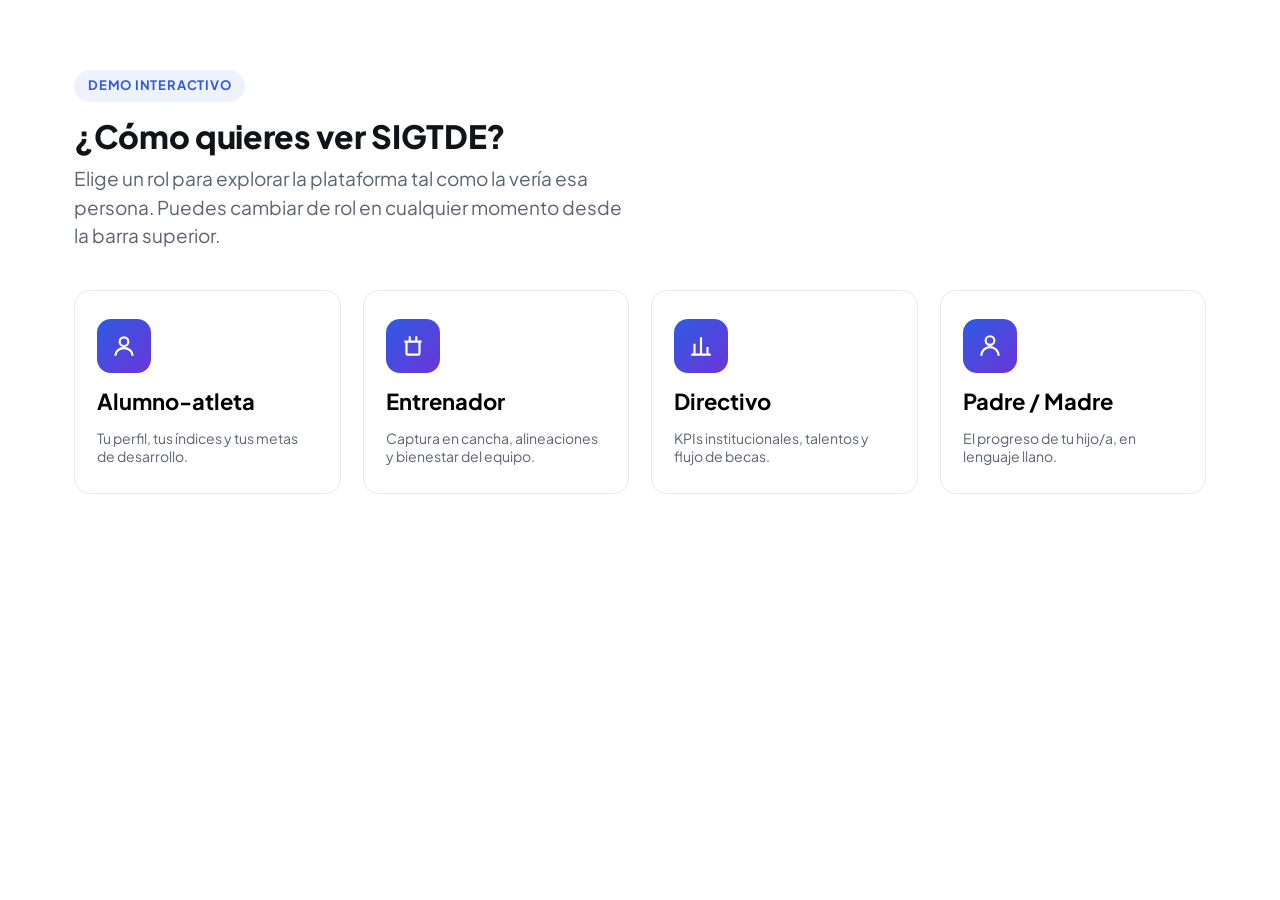
<file: demo.html>
<!DOCTYPE html>
<html lang="es">
<head>
<meta charset="UTF-8">
<meta name="viewport" content="width=device-width, initial-scale=1.0">
<title>SIGTDE — Demo interactivo</title>
<link rel="stylesheet" href="css/styles.css">
</head>
<body>

<!-- ================= BARRA SUPERIOR (aparece tras elegir rol) ================= -->
<header class="barra-demo oculto" id="barraDemo">
  <div class="contenedor barra-demo-interior">
    <a href="index.html" class="logo" style="font-size:18px;">SIGTDE<span class="logo-punto">.</span></a>
    <nav class="selector-rol-mini" id="selectorRolMini" aria-label="Cambiar de rol">
      <button type="button" data-rol="alumno">🧑‍🎓 Alumno</button>
      <button type="button" data-rol="entrenador">🏐 Entrenador</button>
      <button type="button" data-rol="directivo">🏫 Directivo</button>
      <button type="button" data-rol="padres">👪 Padres</button>
    </nav>
    <div class="flex gap-12" style="align-items:center;">
      <span class="badge badge-datos-simulados">Datos simulados</span>
      <a href="index.html" class="btn btn-fantasma btn-sm">← Volver al inicio</a>
    </div>
  </div>
</header>

<div class="aviso-pantalla-chica" id="avisoPantallaChica">
  <div class="contenedor" style="padding:10px 24px;background:var(--navy);color:#fff;font-size:12.5px;text-align:center;">
    El demo se disfruta mejor en tablet o desktop. En pantallas muy pequeñas algunas tablas requieren desplazamiento horizontal.
  </div>
</div>

<main>
  <!-- ================= PANTALLA DE ENTRADA ================= -->
  <section id="pantallaEntrada" class="pantalla-entrada">
    <div class="contenedor">
      <span class="etiqueta-seccion">Demo interactivo</span>
      <h1 class="h2">¿Cómo quieres ver SIGTDE?</h1>
      <p class="texto-grande" style="margin-top:10px;max-width:560px;">Elige un rol para explorar la plataforma tal como la vería esa persona. Puedes cambiar de rol en cualquier momento desde la barra superior.</p>

      <div class="tarjetas-roles">
        <button type="button" class="tarjeta-rol" data-rol="alumno">
          <div class="tarjeta-rol-icono"><svg width="26" height="26" viewBox="0 0 24 24" fill="none" stroke="currentColor" stroke-width="2"><circle cx="12" cy="8" r="4"/><path d="M4 21c0-4 3.5-7 8-7s8 3 8 7"/></svg></div>
          <h3>Alumno-atleta</h3>
          <p class="texto-muted texto-sm">Tu perfil, tus índices y tus metas de desarrollo.</p>
        </button>
        <button type="button" class="tarjeta-rol" data-rol="entrenador">
          <div class="tarjeta-rol-icono"><svg width="26" height="26" viewBox="0 0 24 24" fill="none" stroke="currentColor" stroke-width="2"><path d="M9 3v4M15 3v4M4 8h16M6 8v11a1 1 0 0 0 1 1h10a1 1 0 0 0 1-1V8"/></svg></div>
          <h3>Entrenador</h3>
          <p class="texto-muted texto-sm">Captura en cancha, alineaciones y bienestar del equipo.</p>
        </button>
        <button type="button" class="tarjeta-rol" data-rol="directivo">
          <div class="tarjeta-rol-icono"><svg width="26" height="26" viewBox="0 0 24 24" fill="none" stroke="currentColor" stroke-width="2"><path d="M3 20h18M6 20V10M12 20V4M18 20v-7"/></svg></div>
          <h3>Directivo</h3>
          <p class="texto-muted texto-sm">KPIs institucionales, talentos y flujo de becas.</p>
        </button>
        <button type="button" class="tarjeta-rol" data-rol="padres">
          <div class="tarjeta-rol-icono"><svg width="26" height="26" viewBox="0 0 24 24" fill="none" stroke="currentColor" stroke-width="2"><path d="M20 21a8 8 0 0 0-16 0M12 11a4 4 0 1 0 0-8 4 4 0 0 0 0 8Z"/></svg></div>
          <h3>Padre / Madre</h3>
          <p class="texto-muted texto-sm">El progreso de tu hijo/a, en lenguaje llano.</p>
        </button>
      </div>
    </div>
  </section>

  <!-- ================= VISTAS POR ROL (contenido generado por JS) ================= -->
  <section id="vista-alumno" class="vista oculto" aria-label="Vista alumno"></section>
  <section id="vista-entrenador" class="vista oculto" aria-label="Vista entrenador"></section>
  <section id="vista-directivo" class="vista oculto" aria-label="Vista directivo"></section>
  <section id="vista-padres" class="vista oculto" aria-label="Vista padres"></section>
</main>

<div class="toast-cont" id="toastCont"></div>
<div class="modal-fondo" id="modalFondo">
  <div class="modal" id="modalContenido" role="dialog" aria-modal="true"></div>
</div>

<script src="js/data.js"></script>
<script src="js/charts.js"></script>
<script src="js/demo.js"></script>
<script src="js/vista-alumno.js"></script>
<script src="js/vista-entrenador.js"></script>
<script src="js/vista-directivo.js"></script>
<script src="js/vista-padres.js"></script>
</body>
</html>
</file>
<file: css/styles.css>
/* ==========================================================================
   SIGTDE — Sistema de diseño compartido (landing + demo)
   ========================================================================== */

@import url('https://fonts.googleapis.com/css2?family=Plus+Jakarta+Sans:wght@400;500;600;700;800&display=swap');

/* -------------------------------- Tokens -------------------------------- */
:root {
  --bg: #FFFFFF;
  --bg-alt: #F8F9FB;
  --text: #111318;
  --text-muted: #5B6472;
  --primario: #2D5BE3;
  --primario-dark: #1E44B8;
  --acento: #6B35D9;
  --exito: #22C55E;
  --alerta: #F59E0B;
  --peligro: #E23D3D;
  --navy: #0A0F2E;
  --borde: #E7E9EF;

  --gradiente: linear-gradient(135deg, var(--primario) 0%, var(--acento) 100%);
  --gradiente-navy: linear-gradient(160deg, #0A0F2E 0%, #161B4A 55%, #2D1B6B 100%);

  --radio-sm: 8px;
  --radio: 12px;
  --radio-lg: 16px;
  --radio-full: 999px;

  --sombra-sm: 0 1px 2px rgba(17, 19, 24, .06), 0 1px 1px rgba(17, 19, 24, .04);
  --sombra-md: 0 6px 16px rgba(17, 19, 24, .08);
  --sombra-lg: 0 20px 45px rgba(17, 19, 24, .14);

  --fuente: 'Plus Jakarta Sans', system-ui, -apple-system, Segoe UI, sans-serif;
  --transicion: 200ms ease;
  --transicion-lenta: 350ms cubic-bezier(.22, 1, .36, 1);

  --contenedor-max: 1180px;
}

/* -------------------------------- Reset --------------------------------- */
*, *::before, *::after { box-sizing: border-box; }
html { scroll-behavior: smooth; }
body {
  margin: 0;
  font-family: var(--fuente);
  color: var(--text);
  background: var(--bg);
  -webkit-font-smoothing: antialiased;
  line-height: 1.5;
}
img, svg { max-width: 100%; display: block; }
a { color: inherit; text-decoration: none; }
ul { list-style: none; margin: 0; padding: 0; }
button { font-family: inherit; cursor: pointer; }
input, select, textarea { font-family: inherit; font-size: inherit; }
h1, h2, h3, h4, p { margin: 0; }

:focus-visible {
  outline: 3px solid var(--acento);
  outline-offset: 2px;
  border-radius: 4px;
}

/* ------------------------------ Tipografía ------------------------------ */
.h1, h1 { font-size: 48px; font-weight: 800; line-height: 1.08; letter-spacing: -.02em; }
.h2, h2 { font-size: 32px; font-weight: 800; line-height: 1.15; letter-spacing: -.01em; }
.h3, h3 { font-size: 22px; font-weight: 700; line-height: 1.3; }
.h4 { font-size: 16px; font-weight: 700; }
.texto-grande { font-size: 19px; color: var(--text-muted); }
.texto-muted { color: var(--text-muted); }
.texto-sm { font-size: 14px; }
.texto-xs { font-size: 12px; }
.texto-centro { text-align: center; }
.peso-600 { font-weight: 600; }
.peso-700 { font-weight: 700; }

@media (max-width: 720px) {
  .h1, h1 { font-size: 34px; }
  .h2, h2 { font-size: 26px; }
  .h3, h3 { font-size: 19px; }
}

/* ------------------------------- Layout ---------------------------------- */
.contenedor {
  max-width: var(--contenedor-max);
  margin: 0 auto;
  padding: 0 24px;
}
.seccion { padding: 88px 0; position: relative; overflow: hidden; }
.seccion-alt { background: var(--bg-alt); }
.seccion > .contenedor { position: relative; z-index: 1; }

/* ---- Fondo decorativo reutilizable para secciones claras (sutil, bajo opacidad) ---- */
.seccion-fx { position: absolute; inset: 0; overflow: hidden; pointer-events: none; z-index: 0; }
.seccion-fx svg { position: absolute; }
.fx-flotar { animation: fxFlotar 9s ease-in-out infinite; }
.fx-flotar-girar { animation: fxFlotarGirar 17s ease-in-out infinite; }
.fx-deriva { animation: fxDeriva 21s ease-in-out infinite; }
.fx-pulso { animation: fxPulso 7s ease-in-out infinite; }
@media (prefers-reduced-motion: reduce) {
  .seccion-fx svg { animation: none !important; }
}
@media (max-width: 720px) {
  .seccion { padding: 56px 0; }
}
.grid { display: grid; gap: 24px; }
.flex { display: flex; }
.flex-centro { display: flex; align-items: center; justify-content: center; }
.flex-entre { display: flex; align-items: center; justify-content: space-between; }
.flex-col { display: flex; flex-direction: column; }
.gap-8 { gap: 8px; } .gap-12 { gap: 12px; } .gap-16 { gap: 16px; } .gap-24 { gap: 24px; }

.etiqueta-seccion {
  display: inline-flex;
  align-items: center;
  gap: 8px;
  font-size: 13px;
  font-weight: 700;
  letter-spacing: .06em;
  text-transform: uppercase;
  color: var(--primario);
  background: rgba(45, 91, 227, .08);
  padding: 6px 14px;
  border-radius: var(--radio-full);
  margin-bottom: 16px;
}

/* -------------------------------- Botones -------------------------------- */
.btn {
  display: inline-flex;
  align-items: center;
  justify-content: center;
  gap: 8px;
  border: none;
  border-radius: var(--radio);
  padding: 14px 26px;
  font-size: 15px;
  font-weight: 700;
  cursor: pointer;
  transition: transform var(--transicion), box-shadow var(--transicion), background var(--transicion), color var(--transicion), border-color var(--transicion);
  white-space: nowrap;
}
.btn:active { transform: scale(.97); }
.btn-primario {
  background: var(--gradiente);
  color: #fff;
  box-shadow: 0 8px 20px rgba(45, 91, 227, .28);
}
.btn-primario:hover { box-shadow: 0 12px 28px rgba(45, 91, 227, .38); transform: translateY(-1px); }
.btn-secundario {
  background: #fff;
  color: var(--primario);
  border: 1.5px solid var(--borde);
}
.btn-secundario:hover { border-color: var(--primario); background: rgba(45, 91, 227, .05); }
.btn-fantasma {
  background: transparent;
  color: var(--text);
}
.btn-fantasma:hover { background: rgba(17, 19, 24, .05); }
.btn-sm { padding: 9px 16px; font-size: 13.5px; border-radius: var(--radio-sm); }
.btn-block { width: 100%; }
.btn-peligro { background: var(--peligro); color: #fff; }
.btn-exito { background: var(--exito); color: #fff; }
.btn:disabled { opacity: .5; cursor: not-allowed; transform: none; }

/* -------------------------------- Tarjetas -------------------------------- */
.tarjeta {
  background: #fff;
  border: 1px solid var(--borde);
  border-radius: var(--radio-lg);
  box-shadow: var(--sombra-sm);
  padding: 24px;
  transition: box-shadow var(--transicion-lenta), transform var(--transicion-lenta);
}
.tarjeta-hover:hover { box-shadow: var(--sombra-md); transform: translateY(-3px); }
.tarjeta-cabecera { display: flex; align-items: center; justify-content: space-between; margin-bottom: 16px; gap: 12px; }

/* -------------------------------- Badges ---------------------------------- */
.badge {
  display: inline-flex;
  align-items: center;
  gap: 6px;
  font-size: 12.5px;
  font-weight: 700;
  padding: 4px 11px;
  border-radius: var(--radio-full);
  white-space: nowrap;
}
.badge-azul { background: rgba(45, 91, 227, .1); color: var(--primario); }
.badge-violeta { background: rgba(107, 53, 217, .1); color: var(--acento); }
.badge-exito { background: rgba(34, 197, 94, .12); color: #16803C; }
.badge-alerta { background: rgba(245, 158, 11, .14); color: #92610A; }
.badge-peligro { background: rgba(226, 61, 61, .12); color: #B12525; }
.badge-neutro { background: #EEF0F4; color: var(--text-muted); }
.badge-datos-simulados {
  background: var(--navy);
  color: #fff;
  font-size: 11px;
  letter-spacing: .04em;
  gap: 6px;
}
.badge-datos-simulados::before { content: '●'; color: var(--acento); }

/* -------------------------------- Tablas ---------------------------------- */
.tabla-wrap { overflow-x: auto; border-radius: var(--radio); border: 1px solid var(--borde); }
table.tabla { width: 100%; border-collapse: collapse; font-size: 14px; min-width: 640px; }
table.tabla th, table.tabla td { padding: 12px 14px; text-align: left; border-bottom: 1px solid var(--borde); }
table.tabla th { background: var(--bg-alt); font-size: 12.5px; text-transform: uppercase; letter-spacing: .04em; color: var(--text-muted); font-weight: 700; }
table.tabla tbody tr:hover { background: rgba(45, 91, 227, .04); }
table.tabla tbody tr:last-child td { border-bottom: none; }
table.tabla input.input-celda {
  width: 72px; padding: 6px 8px; border: 1.5px solid var(--borde); border-radius: var(--radio-sm);
  font-size: 13.5px; text-align: center;
}
table.tabla input.input-celda:focus { border-color: var(--primario); }
table.tabla input.celda-atipica { border-color: var(--alerta); background: rgba(245, 158, 11, .1); }

/* -------------------------------- Formularios ------------------------------ */
.campo { display: flex; flex-direction: column; gap: 6px; margin-bottom: 18px; }
.campo label { font-size: 13.5px; font-weight: 700; color: var(--text); }
.campo .req { color: var(--peligro); }
.campo input, .campo select, .campo textarea {
  border: 1.5px solid var(--borde);
  border-radius: var(--radio-sm);
  padding: 12px 14px;
  font-size: 15px;
  color: var(--text);
  background: #fff;
  transition: border-color var(--transicion), box-shadow var(--transicion);
}
.campo input:focus, .campo select:focus, .campo textarea:focus {
  border-color: var(--primario);
  box-shadow: 0 0 0 4px rgba(45, 91, 227, .12);
}
.campo textarea { resize: vertical; min-height: 90px; }
.campo .error-msg { color: var(--peligro); font-size: 12.5px; display: none; }
.campo.campo-error input, .campo.campo-error select, .campo.campo-error textarea { border-color: var(--peligro); }
.campo.campo-error .error-msg { display: block; }
.campo-fila { display: grid; grid-template-columns: 1fr 1fr; gap: 16px; }
@media (max-width: 640px) { .campo-fila { grid-template-columns: 1fr; } }

/* -------------------------------- Modal ------------------------------------ */
.modal-fondo {
  position: fixed; inset: 0; background: rgba(10, 15, 46, .55);
  display: flex; align-items: center; justify-content: center;
  padding: 20px; z-index: 200; opacity: 0; pointer-events: none;
  transition: opacity var(--transicion);
  backdrop-filter: blur(2px);
}
.modal-fondo.activo { opacity: 1; pointer-events: auto; }
.modal {
  background: #fff; border-radius: var(--radio-lg); box-shadow: var(--sombra-lg);
  max-width: 460px; width: 100%; padding: 28px; transform: translateY(12px) scale(.98);
  transition: transform var(--transicion-lenta);
  max-height: 88vh; overflow-y: auto;
}
.modal-fondo.activo .modal { transform: translateY(0) scale(1); }
.modal-cerrar { position: absolute; }

/* -------------------------------- Toast ------------------------------------ */
.toast-cont { position: fixed; top: 20px; right: 20px; z-index: 300; display: flex; flex-direction: column; gap: 10px; }
.toast {
  background: var(--navy); color: #fff; padding: 14px 18px; border-radius: var(--radio);
  box-shadow: var(--sombra-lg); font-size: 14px; font-weight: 600; display: flex; align-items: center; gap: 10px;
  transform: translateX(120%); transition: transform var(--transicion-lenta);
  max-width: 320px;
}
.toast.mostrar { transform: translateX(0); }
.toast-exito { border-left: 4px solid var(--exito); }
.toast-alerta { border-left: 4px solid var(--alerta); }

/* -------------------------------- Tabs -------------------------------------- */
.tabs { display: flex; gap: 6px; border-bottom: 1px solid var(--borde); flex-wrap: wrap; }
.tab {
  padding: 11px 18px; font-size: 14px; font-weight: 700; color: var(--text-muted);
  border-bottom: 2.5px solid transparent; background: none; border-radius: var(--radio-sm) var(--radio-sm) 0 0;
  transition: color var(--transicion), border-color var(--transicion);
}
.tab:hover { color: var(--text); }
.tab.activo { color: var(--primario); border-color: var(--primario); }

/* -------------------------------- Slider ------------------------------------ */
.slider-grupo { margin-bottom: 20px; }
.slider-cabecera { display: flex; justify-content: space-between; margin-bottom: 8px; font-size: 14px; font-weight: 700; }
.slider-valor { color: var(--primario); }
input[type="range"] {
  width: 100%; -webkit-appearance: none; appearance: none; height: 6px; border-radius: 4px;
  background: var(--borde); outline: none;
}
input[type="range"]::-webkit-slider-thumb {
  -webkit-appearance: none; width: 22px; height: 22px; border-radius: 50%;
  background: var(--gradiente); cursor: pointer; box-shadow: 0 2px 8px rgba(45, 91, 227, .4);
  border: 3px solid #fff;
}
input[type="range"]::-moz-range-thumb {
  width: 22px; height: 22px; border-radius: 50%; background: var(--gradiente); cursor: pointer; border: 3px solid #fff;
  box-shadow: 0 2px 8px rgba(45, 91, 227, .4);
}

/* -------------------------------- Barra de progreso ---------------------------- */
.barra-progreso { height: 10px; background: var(--bg-alt); border-radius: var(--radio-full); overflow: hidden; border: 1px solid var(--borde); }
.barra-progreso-relleno { height: 100%; border-radius: var(--radio-full); background: var(--gradiente); transition: width 900ms cubic-bezier(.22, 1, .36, 1); }
.barra-mini { height: 8px; }

/* -------------------------------- Emojis / selección --------------------------- */
.emoji-selector { display: flex; gap: 8px; flex-wrap: wrap; }
.emoji-opcion {
  flex: 1; min-width: 52px; padding: 12px 6px; border: 1.5px solid var(--borde); border-radius: var(--radio);
  background: #fff; text-align: center; font-size: 22px; transition: all var(--transicion);
}
.emoji-opcion span { display: block; font-size: 11px; margin-top: 4px; color: var(--text-muted); font-weight: 600; }
.emoji-opcion:hover { border-color: var(--primario); }
.emoji-opcion.activo { border-color: var(--primario); background: rgba(45, 91, 227, .08); transform: scale(1.05); }

/* -------------------------------- Toggle (switch) -------------------------------- */
.toggle { position: relative; display: inline-block; width: 48px; height: 26px; flex-shrink: 0; }
.toggle input { opacity: 0; width: 0; height: 0; position: absolute; }
.toggle .track { position: absolute; inset: 0; background: var(--borde); border-radius: var(--radio-full); transition: background var(--transicion); cursor: pointer; }
.toggle .thumb { position: absolute; top: 3px; left: 3px; width: 20px; height: 20px; background: #fff; border-radius: 50%; transition: transform var(--transicion); box-shadow: var(--sombra-sm); }
.toggle input:checked + .track { background: var(--exito); }
.toggle input:checked + .track .thumb { transform: translateX(22px); }
.toggle input:focus-visible + .track { outline: 3px solid var(--acento); outline-offset: 2px; }

/* -------------------------------- Utilidades varias ----------------------------- */
.oculto { display: none !important; }
.sr-only {
  position: absolute; width: 1px; height: 1px; padding: 0; margin: -1px; overflow: hidden;
  clip: rect(0,0,0,0); white-space: nowrap; border: 0;
}
.divisor { height: 1px; background: var(--borde); border: none; margin: 24px 0; }
.avatar {
  width: 44px; height: 44px; border-radius: 50%; display: flex; align-items: center; justify-content: center;
  font-weight: 700; color: #fff; background: var(--gradiente); flex-shrink: 0; font-size: 15px;
}
.avatar-lg { width: 68px; height: 68px; font-size: 22px; }

[data-aparecer] { opacity: 0; transform: translateY(18px); transition: opacity 700ms ease, transform 700ms ease; }
[data-aparecer].visible { opacity: 1; transform: translateY(0); }

/* ==========================================================================
   LANDING
   ========================================================================== */
.navbar {
  position: fixed; top: 0; left: 0; right: 0; z-index: 100;
  background: rgba(255, 255, 255, .85); backdrop-filter: blur(10px);
  border-bottom: 1px solid transparent; transition: border-color var(--transicion), box-shadow var(--transicion);
}
.navbar.con-sombra { border-color: var(--borde); box-shadow: var(--sombra-sm); }
.navbar-interior { display: flex; align-items: center; justify-content: space-between; height: 72px; }
.logo { font-size: 21px; font-weight: 800; letter-spacing: -.02em; display: flex; align-items: center; gap: 8px; }
.logo-punto { color: var(--acento); }
.navbar-links { display: flex; gap: 32px; align-items: center; }
.navbar-links a { font-size: 14.5px; font-weight: 600; color: var(--text-muted); transition: color var(--transicion); }
.navbar-links a:hover { color: var(--primario); }
.navbar-toggle { display: none; background: none; border: none; padding: 6px; color: var(--text); }
.navbar-movil { display: none; flex-direction: column; gap: 4px; padding: 10px 24px 18px; border-top: 1px solid var(--borde); background: #fff; }
.navbar-movil a:not(.btn) { padding: 10px 4px; font-weight: 600; font-size: 15px; }
.navbar-movil.abierto { display: flex; }
@media (max-width: 860px) {
  .navbar-links.links-nav { display: none; }
  .navbar-toggle { display: block; }
}

.hero {
  background: var(--gradiente-navy);
  color: #fff;
  padding: 150px 0 100px;
  position: relative;
  overflow: hidden;
}
.hero::before {
  content: ''; position: absolute; inset: 0; z-index: 0;
  background-image: radial-gradient(circle at 15% 20%, rgba(107,53,217,.35), transparent 45%),
                     radial-gradient(circle at 85% 75%, rgba(45,91,227,.35), transparent 45%);
}

/* ---- Fondo animado de vectores deportivos (decorativo, aria-hidden) ---- */
.hero-fx { position: absolute; inset: 0; overflow: hidden; pointer-events: none; z-index: 0; }
.hero-fx svg { position: absolute; opacity: .16; }
.hero-fx .fx-pelota-futbol   { top: 8%;  left: 6%;  width: 78px;  animation: fxFlotarGirar 16s ease-in-out infinite; }
.hero-fx .fx-basquetbol      { top: 62%; left: 4%;  width: 56px;  animation: fxFlotarGirar 13s ease-in-out infinite reverse; animation-delay: -3s; }
.hero-fx .fx-voleibol        { top: 12%; right: 8%; width: 64px;  animation: fxFlotarGirar 18s ease-in-out infinite; animation-delay: -6s; opacity: .14; }
.hero-fx .fx-pista           { bottom: 6%; right: 5%; width: 260px; animation: fxDeriva 22s ease-in-out infinite; opacity: .18; }
.hero-fx .fx-cronometro      { bottom: 14%; left: 14%; width: 40px; animation: fxFlotar 9s ease-in-out infinite; animation-delay: -2s; opacity: .18; }
.hero-fx .fx-puntos          { top: 40%; left: 45%; width: 220px; animation: fxPulso 6s ease-in-out infinite; opacity: .13; }
@keyframes fxFlotar { 0%, 100% { transform: translateY(0); } 50% { transform: translateY(-16px); } }
@keyframes fxFlotarGirar { 0% { transform: translateY(0) rotate(0deg); } 50% { transform: translateY(-20px) rotate(180deg); } 100% { transform: translateY(0) rotate(360deg); } }
@keyframes fxDeriva { 0%, 100% { transform: translateX(0) translateY(0); } 50% { transform: translateX(-14px) translateY(10px); } }
@keyframes fxPulso { 0%, 100% { opacity: .08; transform: scale(1); } 50% { opacity: .18; transform: scale(1.04); } }
@media (prefers-reduced-motion: reduce) {
  .hero-fx svg { animation: none !important; }
}
.hero-grid { display: grid; grid-template-columns: 1.05fr .95fr; gap: 56px; align-items: center; position: relative; z-index: 1; }
@media (max-width: 940px) { .hero-grid { grid-template-columns: 1fr; } .hero { padding: 120px 0 64px; } }
.hero h1 { color: #fff; }
.hero-sub { color: rgba(255,255,255,.78); font-size: 19px; margin: 22px 0 32px; max-width: 540px; }
.hero-ctas { display: flex; gap: 14px; flex-wrap: wrap; }
.hero .btn-secundario { background: rgba(255,255,255,.08); color: #fff; border-color: rgba(255,255,255,.25); }
.hero .btn-secundario:hover { background: rgba(255,255,255,.16); }

.mock-dashboard {
  background: rgba(255,255,255,.06); border: 1px solid rgba(255,255,255,.14);
  border-radius: var(--radio-lg); padding: 22px; backdrop-filter: blur(6px);
  box-shadow: var(--sombra-lg);
}
.mock-dashboard-top { display: flex; justify-content: space-between; align-items: center; margin-bottom: 14px; }
.mock-chip { background: rgba(255,255,255,.1); color: #fff; font-size: 11.5px; padding: 4px 10px; border-radius: var(--radio-full); }
.mock-grid { display: grid; grid-template-columns: 1fr 1fr; gap: 14px; margin-top: 14px; }
.mock-card { background: rgba(255,255,255,.05); border: 1px solid rgba(255,255,255,.1); border-radius: var(--radio); padding: 14px; }
.mock-card .valor { font-size: 24px; font-weight: 800; color: #fff; }
.mock-card .etiqueta { font-size: 11.5px; color: rgba(255,255,255,.6); }

.cifras { display: grid; grid-template-columns: repeat(4, 1fr); gap: 24px; text-align: center; }
@media (max-width: 860px) { .cifras { grid-template-columns: repeat(2, 1fr); } }
.cifra-numero { font-size: 40px; font-weight: 800; background: var(--gradiente); -webkit-background-clip: text; background-clip: text; color: transparent; }
.cifra-etiqueta { color: var(--text-muted); font-size: 14.5px; margin-top: 6px; font-weight: 600; }

.pasos { display: grid; grid-template-columns: repeat(4, 1fr); gap: 20px; counter-reset: paso; }
@media (max-width: 940px) { .pasos { grid-template-columns: 1fr 1fr; } }
@media (max-width: 560px) { .pasos { grid-template-columns: 1fr; } }
.paso { position: relative; padding-top: 8px; }
.paso-num {
  width: 46px; height: 46px; border-radius: 14px; background: var(--gradiente); color: #fff;
  display: flex; align-items: center; justify-content: center; font-weight: 800; font-size: 18px; margin-bottom: 16px;
}

.miradas { display: grid; grid-template-columns: repeat(4, 1fr); gap: 20px; }
@media (max-width: 940px) { .miradas { grid-template-columns: 1fr 1fr; } }
@media (max-width: 560px) { .miradas { grid-template-columns: 1fr; } }
.mirada-icono {
  width: 52px; height: 52px; border-radius: var(--radio); background: rgba(45,91,227,.08);
  display: flex; align-items: center; justify-content: center; margin-bottom: 16px; color: var(--primario);
}

.confianza { display: grid; grid-template-columns: repeat(3, 1fr); gap: 24px; }
@media (max-width: 860px) { .confianza { grid-template-columns: 1fr; } }
.confianza-item { display: flex; gap: 14px; }
.confianza-icono { width: 40px; height: 40px; flex-shrink: 0; border-radius: 10px; background: rgba(34,197,94,.12); color: #16803C; display: flex; align-items: center; justify-content: center; }

.planes { display: grid; grid-template-columns: repeat(3, 1fr); gap: 24px; align-items: stretch; }
@media (max-width: 940px) { .planes { grid-template-columns: 1fr; } }
.plan-tarjeta { display: flex; flex-direction: column; }
.plan-tarjeta.destacado { border: 2px solid var(--primario); box-shadow: var(--sombra-md); position: relative; overflow: visible; }
.badge-flotante {
  position: absolute; top: -14px; left: 50%; transform: translateX(-50%); z-index: 2;
  background: var(--gradiente); color: #fff; box-shadow: 0 6px 14px rgba(107, 53, 217, .38);
  padding: 6px 16px;
}
.plan-precio-nota { color: var(--text-muted); font-size: 13.5px; margin-bottom: 18px; }
.plan-lista { display: flex; flex-direction: column; gap: 10px; margin: 18px 0 24px; flex-grow: 1; }
.plan-lista li { display: flex; gap: 8px; font-size: 14.5px; align-items: flex-start; }
.plan-lista li svg { flex-shrink: 0; margin-top: 2px; color: var(--exito); }

.blog-grid { display: grid; grid-template-columns: repeat(4, 1fr); gap: 22px; }
@media (max-width: 980px) { .blog-grid { grid-template-columns: 1fr 1fr; } }
@media (max-width: 560px) { .blog-grid { grid-template-columns: 1fr; } }
.blog-card { display: flex; flex-direction: column; }
.blog-card p.texto-muted { flex-grow: 1; }
.blog-meta { display: flex; gap: 10px; align-items: center; font-size: 12px; color: var(--text-muted); margin-top: 14px; padding-top: 12px; border-top: 1px solid var(--borde); }

.noticias-lista { display: grid; grid-template-columns: repeat(3, 1fr); gap: 20px; }
@media (max-width: 860px) { .noticias-lista { grid-template-columns: 1fr; } }
.noticia-item { display: flex; flex-direction: column; }

.form-demo-wrap { background: var(--bg-alt); border-radius: var(--radio-lg); padding: 40px; }
@media (max-width: 640px) { .form-demo-wrap { padding: 24px; } }
.form-exito { text-align: center; padding: 40px 20px; }
.form-exito .icono-exito {
  width: 76px; height: 76px; border-radius: 50%; background: rgba(34,197,94,.12); color: var(--exito);
  display: flex; align-items: center; justify-content: center; margin: 0 auto 20px;
}

.footer { background: var(--navy); color: rgba(255,255,255,.7); padding: 56px 0 28px; }
.footer-top { display: flex; justify-content: space-between; flex-wrap: wrap; gap: 32px; margin-bottom: 32px; }
.footer .logo { color: #fff; }
.footer-links { display: flex; gap: 40px; flex-wrap: wrap; }
.footer-links h4 { color: #fff; margin-bottom: 14px; font-size: 13.5px; }
.footer-links a { display: block; padding: 5px 0; font-size: 14px; transition: color var(--transicion); }
.footer-links a:hover { color: #fff; }
.footer-bottom { border-top: 1px solid rgba(255,255,255,.12); padding-top: 22px; font-size: 12.5px; display: flex; justify-content: space-between; flex-wrap: wrap; gap: 10px; }

/* ==========================================================================
   DEMO
   ========================================================================== */
.barra-demo {
  position: sticky; top: 0; z-index: 100; background: #fff; border-bottom: 1px solid var(--borde);
  padding: 12px 0; box-shadow: var(--sombra-sm);
}
.barra-demo-interior { display: flex; align-items: center; justify-content: space-between; gap: 16px; flex-wrap: wrap; }
.selector-rol-mini { display: flex; gap: 6px; background: var(--bg-alt); padding: 4px; border-radius: var(--radio); flex-wrap: wrap; }
.selector-rol-mini button {
  border: none; background: transparent; padding: 8px 14px; border-radius: var(--radio-sm); font-size: 13.5px; font-weight: 700;
  color: var(--text-muted); display: flex; align-items: center; gap: 6px; transition: all var(--transicion);
}
.selector-rol-mini button.activo { background: #fff; color: var(--primario); box-shadow: var(--sombra-sm); }
.selector-rol-mini button:hover:not(.activo) { color: var(--text); }

.pantalla-entrada { padding: 70px 0 90px; min-height: calc(100vh - 100px); }
.tarjetas-roles { display: grid; grid-template-columns: repeat(4, 1fr); gap: 22px; margin-top: 40px; }
@media (max-width: 940px) { .tarjetas-roles { grid-template-columns: 1fr 1fr; } }
@media (max-width: 560px) { .tarjetas-roles { grid-template-columns: 1fr; } }
.tarjeta-rol {
  text-align: left; border: 1.5px solid var(--borde); border-radius: var(--radio-lg); padding: 28px 22px;
  background: #fff; transition: all var(--transicion-lenta); cursor: pointer; display: flex; flex-direction: column; gap: 14px;
}
.tarjeta-rol:hover { border-color: var(--primario); box-shadow: var(--sombra-md); transform: translateY(-4px); }
.tarjeta-rol-icono {
  width: 54px; height: 54px; border-radius: 14px; background: var(--gradiente); color: #fff;
  display: flex; align-items: center; justify-content: center;
}

.vista { padding: 32px 0 80px; }
.vista-cabecera { margin-bottom: 28px; }
.vista-grid { display: grid; grid-template-columns: repeat(12, 1fr); gap: 22px; }
.col-4 { grid-column: span 4; } .col-5 { grid-column: span 5; } .col-6 { grid-column: span 6; }
.col-7 { grid-column: span 7; } .col-8 { grid-column: span 8; } .col-12 { grid-column: span 12; }
@media (max-width: 980px) { .col-4, .col-5, .col-6, .col-7, .col-8 { grid-column: span 12; } }

.persona-card { display: flex; gap: 16px; align-items: center; }
.persona-datos h3 { margin-bottom: 4px; }

.indice-tarjeta { cursor: pointer; }
.indice-fila { display: flex; align-items: center; justify-content: space-between; margin-bottom: 6px; }
.indice-valor { font-size: 26px; font-weight: 800; }

.desglose-tabla th, .desglose-tabla td { font-size: 13.5px; }

.aviso-simulado {
  background: rgba(107,53,217,.07); border: 1px dashed var(--acento); color: var(--acento);
  padding: 10px 16px; border-radius: var(--radio); font-size: 13px; font-weight: 700; margin-bottom: 20px;
  display: flex; align-items: center; gap: 8px;
}

.semaforo-item { display: flex; gap: 12px; padding: 12px; border-radius: var(--radio); margin-bottom: 10px; align-items: flex-start; }
.semaforo-item.rojo { background: rgba(226,61,61,.08); }
.semaforo-item.amarillo { background: rgba(245,158,11,.1); }
.semaforo-item.verde { background: rgba(34,197,94,.08); }
.semaforo-punto { width: 12px; height: 12px; border-radius: 50%; margin-top: 4px; flex-shrink: 0; }
.semaforo-punto.rojo { background: var(--peligro); }
.semaforo-punto.amarillo { background: var(--alerta); }
.semaforo-punto.verde { background: var(--exito); }

.cancha-svg-wrap { display: flex; justify-content: center; }
.pos-slot {
  cursor: pointer; transition: all var(--transicion);
}
.pos-slot:hover circle { stroke: var(--primario); stroke-width: 3; }

.bitacora-item { border-left: 3px solid var(--primario); padding: 10px 14px; margin-bottom: 10px; background: var(--bg-alt); border-radius: 0 var(--radio) var(--radio) 0; }

.aviso-pantalla-chica { display: none; }
@media (max-width: 480px) {
  .vista-grid.requiere-tablet { display: none; }
  .aviso-pantalla-chica.activo-mini { display: block; }
}

.solo-impresion { display: none; }
@media print {
  .barra-demo, .no-imprimir, .toast-cont, .modal-fondo { display: none !important; }
  .solo-impresion { display: block !important; margin-bottom: 20px; }
  body { background: #fff; }
  .vista { padding: 0; }
}
</file>
